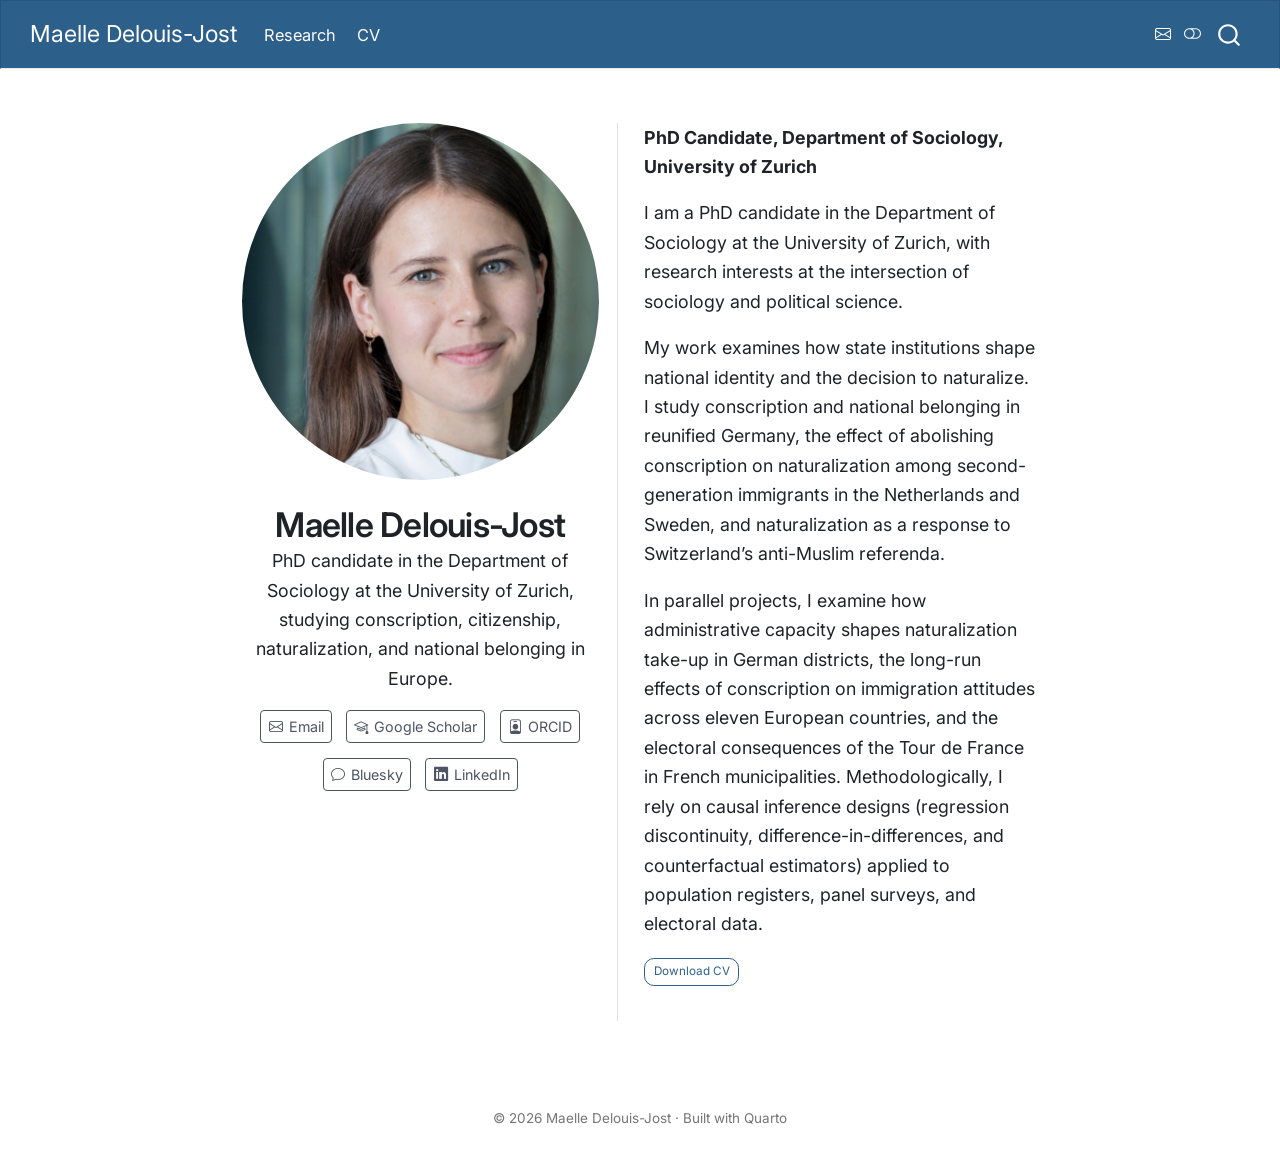
<file: index.html>
<!DOCTYPE html>
<html xmlns="http://www.w3.org/1999/xhtml" lang="en" xml:lang="en"><head>

<meta charset="utf-8">
<meta name="generator" content="quarto-1.7.29">

<meta name="viewport" content="width=device-width, initial-scale=1.0, user-scalable=yes">

<meta name="description" content="PhD candidate in the Department of Sociology at the University of Zurich, studying conscription, citizenship, naturalization, and national belonging in Europe.">

<title>Maelle Delouis-Jost</title>
<style>
code{white-space: pre-wrap;}
span.smallcaps{font-variant: small-caps;}
div.columns{display: flex; gap: min(4vw, 1.5em);}
div.column{flex: auto; overflow-x: auto;}
div.hanging-indent{margin-left: 1.5em; text-indent: -1.5em;}
ul.task-list{list-style: none;}
ul.task-list li input[type="checkbox"] {
  width: 0.8em;
  margin: 0 0.8em 0.2em -1em; /* quarto-specific, see https://github.com/quarto-dev/quarto-cli/issues/4556 */ 
  vertical-align: middle;
}
</style>


<script src="site_libs/quarto-nav/quarto-nav.js"></script>
<script src="site_libs/quarto-nav/headroom.min.js"></script>
<script src="site_libs/clipboard/clipboard.min.js"></script>
<script src="site_libs/quarto-search/autocomplete.umd.js"></script>
<script src="site_libs/quarto-search/fuse.min.js"></script>
<script src="site_libs/quarto-search/quarto-search.js"></script>
<meta name="quarto:offset" content="./">
<script src="site_libs/quarto-html/quarto.js" type="module"></script>
<script src="site_libs/quarto-html/tabsets/tabsets.js" type="module"></script>
<script src="site_libs/quarto-html/popper.min.js"></script>
<script src="site_libs/quarto-html/tippy.umd.min.js"></script>
<link href="site_libs/quarto-html/tippy.css" rel="stylesheet">
<link href="site_libs/quarto-html/quarto-syntax-highlighting-0815c480559380816a4d1ea211a47e91.css" rel="stylesheet" class="quarto-color-scheme" id="quarto-text-highlighting-styles">
<link href="site_libs/quarto-html/quarto-syntax-highlighting-dark-748b535e376f14d4692bf2b2e5fd6380.css" rel="stylesheet" class="quarto-color-scheme quarto-color-alternate" id="quarto-text-highlighting-styles">
<link href="site_libs/quarto-html/quarto-syntax-highlighting-0815c480559380816a4d1ea211a47e91.css" rel="stylesheet" class="quarto-color-scheme-extra" id="quarto-text-highlighting-styles">
<script src="site_libs/bootstrap/bootstrap.min.js"></script>
<link href="site_libs/bootstrap/bootstrap-icons.css" rel="stylesheet">
<link href="site_libs/bootstrap/bootstrap-782523a22a8207698f64928c56e462f1.min.css" rel="stylesheet" append-hash="true" class="quarto-color-scheme" id="quarto-bootstrap" data-mode="light">
<link href="site_libs/bootstrap/bootstrap-dark-2263ae8eb3a713a1e764fd620c9af79e.min.css" rel="stylesheet" append-hash="true" class="quarto-color-scheme quarto-color-alternate" id="quarto-bootstrap" data-mode="dark">
<link href="site_libs/bootstrap/bootstrap-782523a22a8207698f64928c56e462f1.min.css" rel="stylesheet" append-hash="true" class="quarto-color-scheme-extra" id="quarto-bootstrap" data-mode="light">
<script id="quarto-search-options" type="application/json">{
  "location": "navbar",
  "copy-button": false,
  "collapse-after": 3,
  "panel-placement": "end",
  "type": "overlay",
  "limit": 50,
  "keyboard-shortcut": [
    "f",
    "/",
    "s"
  ],
  "show-item-context": false,
  "language": {
    "search-no-results-text": "No results",
    "search-matching-documents-text": "matching documents",
    "search-copy-link-title": "Copy link to search",
    "search-hide-matches-text": "Hide additional matches",
    "search-more-match-text": "more match in this document",
    "search-more-matches-text": "more matches in this document",
    "search-clear-button-title": "Clear",
    "search-text-placeholder": "",
    "search-detached-cancel-button-title": "Cancel",
    "search-submit-button-title": "Submit",
    "search-label": "Search"
  }
}</script>
<meta name="google-site-verification" content="mUAY8N0jeoHimkcrHNDBmdywEVsNbQQbl17n-jZx2ZY">


<meta property="og:title" content="Maelle Delouis-Jost">
<meta property="og:description" content="PhD candidate in the Department of Sociology at the University of Zurich, studying conscription, citizenship, naturalization, and national belonging in Europe.">
<meta property="og:site_name" content="Maelle Delouis-Jost">
<meta name="twitter:title" content="Maelle Delouis-Jost">
<meta name="twitter:description" content="PhD candidate in the Department of Sociology at the University of Zurich, studying conscription, citizenship, naturalization, and national belonging in Europe.">
<meta name="twitter:card" content="summary">
</head>

<body class="nav-fixed fullcontent quarto-light"><script id="quarto-html-before-body" type="application/javascript">
    const toggleBodyColorMode = (bsSheetEl) => {
      const mode = bsSheetEl.getAttribute("data-mode");
      const bodyEl = window.document.querySelector("body");
      if (mode === "dark") {
        bodyEl.classList.add("quarto-dark");
        bodyEl.classList.remove("quarto-light");
      } else {
        bodyEl.classList.add("quarto-light");
        bodyEl.classList.remove("quarto-dark");
      }
    }
    const toggleBodyColorPrimary = () => {
      const bsSheetEl = window.document.querySelector("link#quarto-bootstrap:not([rel=disabled-stylesheet])");
      if (bsSheetEl) {
        toggleBodyColorMode(bsSheetEl);
      }
    }
    const setColorSchemeToggle = (alternate) => {
      const toggles = window.document.querySelectorAll('.quarto-color-scheme-toggle');
      for (let i=0; i < toggles.length; i++) {
        const toggle = toggles[i];
        if (toggle) {
          if (alternate) {
            toggle.classList.add("alternate");
          } else {
            toggle.classList.remove("alternate");
          }
        }
      }
    };
    const toggleColorMode = (alternate) => {
      // Switch the stylesheets
      const primaryStylesheets = window.document.querySelectorAll('link.quarto-color-scheme:not(.quarto-color-alternate)');
      const alternateStylesheets = window.document.querySelectorAll('link.quarto-color-scheme.quarto-color-alternate');
      manageTransitions('#quarto-margin-sidebar .nav-link', false);
      if (alternate) {
        // note: dark is layered on light, we don't disable primary!
        enableStylesheet(alternateStylesheets);
        for (const sheetNode of alternateStylesheets) {
          if (sheetNode.id === "quarto-bootstrap") {
            toggleBodyColorMode(sheetNode);
          }
        }
      } else {
        disableStylesheet(alternateStylesheets);
        enableStylesheet(primaryStylesheets)
        toggleBodyColorPrimary();
      }
      manageTransitions('#quarto-margin-sidebar .nav-link', true);
      // Switch the toggles
      setColorSchemeToggle(alternate)
      // Hack to workaround the fact that safari doesn't
      // properly recolor the scrollbar when toggling (#1455)
      if (navigator.userAgent.indexOf('Safari') > 0 && navigator.userAgent.indexOf('Chrome') == -1) {
        manageTransitions("body", false);
        window.scrollTo(0, 1);
        setTimeout(() => {
          window.scrollTo(0, 0);
          manageTransitions("body", true);
        }, 40);
      }
    }
    const disableStylesheet = (stylesheets) => {
      for (let i=0; i < stylesheets.length; i++) {
        const stylesheet = stylesheets[i];
        stylesheet.rel = 'disabled-stylesheet';
      }
    }
    const enableStylesheet = (stylesheets) => {
      for (let i=0; i < stylesheets.length; i++) {
        const stylesheet = stylesheets[i];
        if(stylesheet.rel !== 'stylesheet') { // for Chrome, which will still FOUC without this check
          stylesheet.rel = 'stylesheet';
        }
      }
    }
    const manageTransitions = (selector, allowTransitions) => {
      const els = window.document.querySelectorAll(selector);
      for (let i=0; i < els.length; i++) {
        const el = els[i];
        if (allowTransitions) {
          el.classList.remove('notransition');
        } else {
          el.classList.add('notransition');
        }
      }
    }
    const isFileUrl = () => {
      return window.location.protocol === 'file:';
    }
    const hasAlternateSentinel = () => {
      let styleSentinel = getColorSchemeSentinel();
      if (styleSentinel !== null) {
        return styleSentinel === "alternate";
      } else {
        return false;
      }
    }
    const setStyleSentinel = (alternate) => {
      const value = alternate ? "alternate" : "default";
      if (!isFileUrl()) {
        window.localStorage.setItem("quarto-color-scheme", value);
      } else {
        localAlternateSentinel = value;
      }
    }
    const getColorSchemeSentinel = () => {
      if (!isFileUrl()) {
        const storageValue = window.localStorage.getItem("quarto-color-scheme");
        return storageValue != null ? storageValue : localAlternateSentinel;
      } else {
        return localAlternateSentinel;
      }
    }
    const toggleGiscusIfUsed = (isAlternate, darkModeDefault) => {
      const baseTheme = document.querySelector('#giscus-base-theme')?.value ?? 'light';
      const alternateTheme = document.querySelector('#giscus-alt-theme')?.value ?? 'dark';
      let newTheme = '';
      if(authorPrefersDark) {
        newTheme = isAlternate ? baseTheme : alternateTheme;
      } else {
        newTheme = isAlternate ? alternateTheme : baseTheme;
      }
      const changeGiscusTheme = () => {
        // From: https://github.com/giscus/giscus/issues/336
        const sendMessage = (message) => {
          const iframe = document.querySelector('iframe.giscus-frame');
          if (!iframe) return;
          iframe.contentWindow.postMessage({ giscus: message }, 'https://giscus.app');
        }
        sendMessage({
          setConfig: {
            theme: newTheme
          }
        });
      }
      const isGiscussLoaded = window.document.querySelector('iframe.giscus-frame') !== null;
      if (isGiscussLoaded) {
        changeGiscusTheme();
      }
    };
    const authorPrefersDark = false;
    const darkModeDefault = authorPrefersDark;
      document.querySelector('link#quarto-text-highlighting-styles.quarto-color-scheme-extra').rel = 'disabled-stylesheet';
      document.querySelector('link#quarto-bootstrap.quarto-color-scheme-extra').rel = 'disabled-stylesheet';
    let localAlternateSentinel = darkModeDefault ? 'alternate' : 'default';
    // Dark / light mode switch
    window.quartoToggleColorScheme = () => {
      // Read the current dark / light value
      let toAlternate = !hasAlternateSentinel();
      toggleColorMode(toAlternate);
      setStyleSentinel(toAlternate);
      toggleGiscusIfUsed(toAlternate, darkModeDefault);
    };
    // Switch to dark mode if need be
    if (hasAlternateSentinel()) {
      toggleColorMode(true);
    } else {
      toggleColorMode(false);
    }
  </script>

<div id="quarto-search-results"></div>
  <header id="quarto-header" class="headroom fixed-top">
    <nav class="navbar navbar-expand-lg " data-bs-theme="dark">
      <div class="navbar-container container-fluid">
      <div class="navbar-brand-container mx-auto">
    <a class="navbar-brand" href="./index.html">
    <span class="navbar-title">Maelle Delouis-Jost</span>
    </a>
  </div>
            <div id="quarto-search" class="" title="Search"></div>
          <button class="navbar-toggler" type="button" data-bs-toggle="collapse" data-bs-target="#navbarCollapse" aria-controls="navbarCollapse" role="menu" aria-expanded="false" aria-label="Toggle navigation" onclick="if (window.quartoToggleHeadroom) { window.quartoToggleHeadroom(); }">
  <span class="navbar-toggler-icon"></span>
</button>
          <div class="collapse navbar-collapse" id="navbarCollapse">
            <ul class="navbar-nav navbar-nav-scroll me-auto">
  <li class="nav-item">
    <a class="nav-link" href="./research.html"> 
<span class="menu-text">Research</span></a>
  </li>  
  <li class="nav-item">
    <a class="nav-link" href="./cv.html"> 
<span class="menu-text">CV</span></a>
  </li>  
</ul>
          </div> <!-- /navcollapse -->
            <div class="quarto-navbar-tools">
    <a href="mailto:delouis-jost@soziologie.uzh.ch" title="Email" class="quarto-navigation-tool px-1" aria-label="Email"><i class="bi bi-envelope"></i></a>
  <a href="" class="quarto-color-scheme-toggle quarto-navigation-tool  px-1" onclick="window.quartoToggleColorScheme(); return false;" title="Toggle dark mode"><i class="bi"></i></a>
</div>
      </div> <!-- /container-fluid -->
    </nav>
</header>
<!-- content -->
<div id="quarto-content" class="quarto-container page-columns page-rows-contents page-layout-article page-navbar">
<!-- sidebar -->
<!-- margin-sidebar -->
    
<!-- main -->
<div class="quarto-about-trestles">
  <div class="about-entity">
    <img src="assets/profile.png" class="about-image
  round " style="height: 20em; width: 20em;">
<header id="title-block-header" class="quarto-title-block default">
<div class="quarto-title">
<h1 class="title">Maelle Delouis-Jost</h1>
</div>
<div>
  <div class="description">
    PhD candidate in the Department of Sociology at the University of Zurich, studying conscription, citizenship, naturalization, and national belonging in Europe.
  </div>
</div>
<div class="quarto-title-meta">
  </div>
</header>
    <div class="about-links">
  <a href="mailto:delouis-jost@soziologie.uzh.ch" class="about-link" rel="" target="">
    <i class="bi bi-envelope"></i>
     <span class="about-link-text">Email</span>
  </a>
  <a href="https://scholar.google.com/citations?hl=en&amp;user=arPECroAAAAJ&amp;view_op=list_works&amp;sortby=pubdate" class="about-link" rel="" target="">
    <i class="bi bi-mortarboard"></i>
     <span class="about-link-text">Google Scholar</span>
  </a>
  <a href="https://orcid.org/0009-0009-9388-176X" class="about-link" rel="" target="">
    <i class="bi bi-person-badge"></i>
     <span class="about-link-text">ORCID</span>
  </a>
  <a href="https://bsky.app/profile/maelledelouis.bsky.social" class="about-link" rel="" target="">
    <i class="bi bi-chat"></i>
     <span class="about-link-text">Bluesky</span>
  </a>
  <a href="https://it.linkedin.com/in/maëlle-delouis-jost-9a4271197" class="about-link" rel="" target="">
    <i class="bi bi-linkedin"></i>
     <span class="about-link-text">LinkedIn</span>
  </a>
</div>
  </div>
  <div class="about-contents"><main class="content" id="quarto-document-content">

<p><strong>PhD Candidate, Department of Sociology, University of Zurich</strong></p>
<p>I am a PhD candidate in the Department of Sociology at the University of Zurich, with research interests at the intersection of sociology and political science.</p>
<p>My work examines how state institutions shape national identity and the decision to naturalize. I study conscription and national belonging in reunified Germany, the effect of abolishing conscription on naturalization among second-generation immigrants in the Netherlands and Sweden, and naturalization as a response to Switzerland’s anti-Muslim referenda.</p>
<p>In parallel projects, I examine how administrative capacity shapes naturalization take-up in German districts, the long-run effects of conscription on immigration attitudes across eleven European countries, and the electoral consequences of the Tour de France in French municipalities. Methodologically, I rely on causal inference designs (regression discontinuity, difference-in-differences, and counterfactual estimators) applied to population registers, panel surveys, and electoral data.</p>
<p><a href="assets/delouis-cv.pdf" class="btn btn-outline-primary btn-sm" role="button">Download CV</a></p>


</main></div>
</div>
 <!-- /main -->
<script id="quarto-html-after-body" type="application/javascript">
  window.document.addEventListener("DOMContentLoaded", function (event) {
    // Ensure there is a toggle, if there isn't float one in the top right
    if (window.document.querySelector('.quarto-color-scheme-toggle') === null) {
      const a = window.document.createElement('a');
      a.classList.add('top-right');
      a.classList.add('quarto-color-scheme-toggle');
      a.href = "";
      a.onclick = function() { try { window.quartoToggleColorScheme(); } catch {} return false; };
      const i = window.document.createElement("i");
      i.classList.add('bi');
      a.appendChild(i);
      window.document.body.appendChild(a);
    }
    setColorSchemeToggle(hasAlternateSentinel())
    const isCodeAnnotation = (el) => {
      for (const clz of el.classList) {
        if (clz.startsWith('code-annotation-')) {                     
          return true;
        }
      }
      return false;
    }
    const onCopySuccess = function(e) {
      // button target
      const button = e.trigger;
      // don't keep focus
      button.blur();
      // flash "checked"
      button.classList.add('code-copy-button-checked');
      var currentTitle = button.getAttribute("title");
      button.setAttribute("title", "Copied!");
      let tooltip;
      if (window.bootstrap) {
        button.setAttribute("data-bs-toggle", "tooltip");
        button.setAttribute("data-bs-placement", "left");
        button.setAttribute("data-bs-title", "Copied!");
        tooltip = new bootstrap.Tooltip(button, 
          { trigger: "manual", 
            customClass: "code-copy-button-tooltip",
            offset: [0, -8]});
        tooltip.show();    
      }
      setTimeout(function() {
        if (tooltip) {
          tooltip.hide();
          button.removeAttribute("data-bs-title");
          button.removeAttribute("data-bs-toggle");
          button.removeAttribute("data-bs-placement");
        }
        button.setAttribute("title", currentTitle);
        button.classList.remove('code-copy-button-checked');
      }, 1000);
      // clear code selection
      e.clearSelection();
    }
    const getTextToCopy = function(trigger) {
        const codeEl = trigger.previousElementSibling.cloneNode(true);
        for (const childEl of codeEl.children) {
          if (isCodeAnnotation(childEl)) {
            childEl.remove();
          }
        }
        return codeEl.innerText;
    }
    const clipboard = new window.ClipboardJS('.code-copy-button:not([data-in-quarto-modal])', {
      text: getTextToCopy
    });
    clipboard.on('success', onCopySuccess);
    if (window.document.getElementById('quarto-embedded-source-code-modal')) {
      const clipboardModal = new window.ClipboardJS('.code-copy-button[data-in-quarto-modal]', {
        text: getTextToCopy,
        container: window.document.getElementById('quarto-embedded-source-code-modal')
      });
      clipboardModal.on('success', onCopySuccess);
    }
      var localhostRegex = new RegExp(/^(?:http|https):\/\/localhost\:?[0-9]*\//);
      var mailtoRegex = new RegExp(/^mailto:/);
        var filterRegex = new RegExp("https:\/\/mdelouis\.github\.io");
      var isInternal = (href) => {
          return filterRegex.test(href) || localhostRegex.test(href) || mailtoRegex.test(href);
      }
      // Inspect non-navigation links and adorn them if external
     var links = window.document.querySelectorAll('a[href]:not(.nav-link):not(.navbar-brand):not(.toc-action):not(.sidebar-link):not(.sidebar-item-toggle):not(.pagination-link):not(.no-external):not([aria-hidden]):not(.dropdown-item):not(.quarto-navigation-tool):not(.about-link)');
      for (var i=0; i<links.length; i++) {
        const link = links[i];
        if (!isInternal(link.href)) {
          // undo the damage that might have been done by quarto-nav.js in the case of
          // links that we want to consider external
          if (link.dataset.originalHref !== undefined) {
            link.href = link.dataset.originalHref;
          }
        }
      }
    function tippyHover(el, contentFn, onTriggerFn, onUntriggerFn) {
      const config = {
        allowHTML: true,
        maxWidth: 500,
        delay: 100,
        arrow: false,
        appendTo: function(el) {
            return el.parentElement;
        },
        interactive: true,
        interactiveBorder: 10,
        theme: 'quarto',
        placement: 'bottom-start',
      };
      if (contentFn) {
        config.content = contentFn;
      }
      if (onTriggerFn) {
        config.onTrigger = onTriggerFn;
      }
      if (onUntriggerFn) {
        config.onUntrigger = onUntriggerFn;
      }
      window.tippy(el, config); 
    }
    const noterefs = window.document.querySelectorAll('a[role="doc-noteref"]');
    for (var i=0; i<noterefs.length; i++) {
      const ref = noterefs[i];
      tippyHover(ref, function() {
        // use id or data attribute instead here
        let href = ref.getAttribute('data-footnote-href') || ref.getAttribute('href');
        try { href = new URL(href).hash; } catch {}
        const id = href.replace(/^#\/?/, "");
        const note = window.document.getElementById(id);
        if (note) {
          return note.innerHTML;
        } else {
          return "";
        }
      });
    }
    const xrefs = window.document.querySelectorAll('a.quarto-xref');
    const processXRef = (id, note) => {
      // Strip column container classes
      const stripColumnClz = (el) => {
        el.classList.remove("page-full", "page-columns");
        if (el.children) {
          for (const child of el.children) {
            stripColumnClz(child);
          }
        }
      }
      stripColumnClz(note)
      if (id === null || id.startsWith('sec-')) {
        // Special case sections, only their first couple elements
        const container = document.createElement("div");
        if (note.children && note.children.length > 2) {
          container.appendChild(note.children[0].cloneNode(true));
          for (let i = 1; i < note.children.length; i++) {
            const child = note.children[i];
            if (child.tagName === "P" && child.innerText === "") {
              continue;
            } else {
              container.appendChild(child.cloneNode(true));
              break;
            }
          }
          if (window.Quarto?.typesetMath) {
            window.Quarto.typesetMath(container);
          }
          return container.innerHTML
        } else {
          if (window.Quarto?.typesetMath) {
            window.Quarto.typesetMath(note);
          }
          return note.innerHTML;
        }
      } else {
        // Remove any anchor links if they are present
        const anchorLink = note.querySelector('a.anchorjs-link');
        if (anchorLink) {
          anchorLink.remove();
        }
        if (window.Quarto?.typesetMath) {
          window.Quarto.typesetMath(note);
        }
        if (note.classList.contains("callout")) {
          return note.outerHTML;
        } else {
          return note.innerHTML;
        }
      }
    }
    for (var i=0; i<xrefs.length; i++) {
      const xref = xrefs[i];
      tippyHover(xref, undefined, function(instance) {
        instance.disable();
        let url = xref.getAttribute('href');
        let hash = undefined; 
        if (url.startsWith('#')) {
          hash = url;
        } else {
          try { hash = new URL(url).hash; } catch {}
        }
        if (hash) {
          const id = hash.replace(/^#\/?/, "");
          const note = window.document.getElementById(id);
          if (note !== null) {
            try {
              const html = processXRef(id, note.cloneNode(true));
              instance.setContent(html);
            } finally {
              instance.enable();
              instance.show();
            }
          } else {
            // See if we can fetch this
            fetch(url.split('#')[0])
            .then(res => res.text())
            .then(html => {
              const parser = new DOMParser();
              const htmlDoc = parser.parseFromString(html, "text/html");
              const note = htmlDoc.getElementById(id);
              if (note !== null) {
                const html = processXRef(id, note);
                instance.setContent(html);
              } 
            }).finally(() => {
              instance.enable();
              instance.show();
            });
          }
        } else {
          // See if we can fetch a full url (with no hash to target)
          // This is a special case and we should probably do some content thinning / targeting
          fetch(url)
          .then(res => res.text())
          .then(html => {
            const parser = new DOMParser();
            const htmlDoc = parser.parseFromString(html, "text/html");
            const note = htmlDoc.querySelector('main.content');
            if (note !== null) {
              // This should only happen for chapter cross references
              // (since there is no id in the URL)
              // remove the first header
              if (note.children.length > 0 && note.children[0].tagName === "HEADER") {
                note.children[0].remove();
              }
              const html = processXRef(null, note);
              instance.setContent(html);
            } 
          }).finally(() => {
            instance.enable();
            instance.show();
          });
        }
      }, function(instance) {
      });
    }
        let selectedAnnoteEl;
        const selectorForAnnotation = ( cell, annotation) => {
          let cellAttr = 'data-code-cell="' + cell + '"';
          let lineAttr = 'data-code-annotation="' +  annotation + '"';
          const selector = 'span[' + cellAttr + '][' + lineAttr + ']';
          return selector;
        }
        const selectCodeLines = (annoteEl) => {
          const doc = window.document;
          const targetCell = annoteEl.getAttribute("data-target-cell");
          const targetAnnotation = annoteEl.getAttribute("data-target-annotation");
          const annoteSpan = window.document.querySelector(selectorForAnnotation(targetCell, targetAnnotation));
          const lines = annoteSpan.getAttribute("data-code-lines").split(",");
          const lineIds = lines.map((line) => {
            return targetCell + "-" + line;
          })
          let top = null;
          let height = null;
          let parent = null;
          if (lineIds.length > 0) {
              //compute the position of the single el (top and bottom and make a div)
              const el = window.document.getElementById(lineIds[0]);
              top = el.offsetTop;
              height = el.offsetHeight;
              parent = el.parentElement.parentElement;
            if (lineIds.length > 1) {
              const lastEl = window.document.getElementById(lineIds[lineIds.length - 1]);
              const bottom = lastEl.offsetTop + lastEl.offsetHeight;
              height = bottom - top;
            }
            if (top !== null && height !== null && parent !== null) {
              // cook up a div (if necessary) and position it 
              let div = window.document.getElementById("code-annotation-line-highlight");
              if (div === null) {
                div = window.document.createElement("div");
                div.setAttribute("id", "code-annotation-line-highlight");
                div.style.position = 'absolute';
                parent.appendChild(div);
              }
              div.style.top = top - 2 + "px";
              div.style.height = height + 4 + "px";
              div.style.left = 0;
              let gutterDiv = window.document.getElementById("code-annotation-line-highlight-gutter");
              if (gutterDiv === null) {
                gutterDiv = window.document.createElement("div");
                gutterDiv.setAttribute("id", "code-annotation-line-highlight-gutter");
                gutterDiv.style.position = 'absolute';
                const codeCell = window.document.getElementById(targetCell);
                const gutter = codeCell.querySelector('.code-annotation-gutter');
                gutter.appendChild(gutterDiv);
              }
              gutterDiv.style.top = top - 2 + "px";
              gutterDiv.style.height = height + 4 + "px";
            }
            selectedAnnoteEl = annoteEl;
          }
        };
        const unselectCodeLines = () => {
          const elementsIds = ["code-annotation-line-highlight", "code-annotation-line-highlight-gutter"];
          elementsIds.forEach((elId) => {
            const div = window.document.getElementById(elId);
            if (div) {
              div.remove();
            }
          });
          selectedAnnoteEl = undefined;
        };
          // Handle positioning of the toggle
      window.addEventListener(
        "resize",
        throttle(() => {
          elRect = undefined;
          if (selectedAnnoteEl) {
            selectCodeLines(selectedAnnoteEl);
          }
        }, 10)
      );
      function throttle(fn, ms) {
      let throttle = false;
      let timer;
        return (...args) => {
          if(!throttle) { // first call gets through
              fn.apply(this, args);
              throttle = true;
          } else { // all the others get throttled
              if(timer) clearTimeout(timer); // cancel #2
              timer = setTimeout(() => {
                fn.apply(this, args);
                timer = throttle = false;
              }, ms);
          }
        };
      }
        // Attach click handler to the DT
        const annoteDls = window.document.querySelectorAll('dt[data-target-cell]');
        for (const annoteDlNode of annoteDls) {
          annoteDlNode.addEventListener('click', (event) => {
            const clickedEl = event.target;
            if (clickedEl !== selectedAnnoteEl) {
              unselectCodeLines();
              const activeEl = window.document.querySelector('dt[data-target-cell].code-annotation-active');
              if (activeEl) {
                activeEl.classList.remove('code-annotation-active');
              }
              selectCodeLines(clickedEl);
              clickedEl.classList.add('code-annotation-active');
            } else {
              // Unselect the line
              unselectCodeLines();
              clickedEl.classList.remove('code-annotation-active');
            }
          });
        }
    const findCites = (el) => {
      const parentEl = el.parentElement;
      if (parentEl) {
        const cites = parentEl.dataset.cites;
        if (cites) {
          return {
            el,
            cites: cites.split(' ')
          };
        } else {
          return findCites(el.parentElement)
        }
      } else {
        return undefined;
      }
    };
    var bibliorefs = window.document.querySelectorAll('a[role="doc-biblioref"]');
    for (var i=0; i<bibliorefs.length; i++) {
      const ref = bibliorefs[i];
      const citeInfo = findCites(ref);
      if (citeInfo) {
        tippyHover(citeInfo.el, function() {
          var popup = window.document.createElement('div');
          citeInfo.cites.forEach(function(cite) {
            var citeDiv = window.document.createElement('div');
            citeDiv.classList.add('hanging-indent');
            citeDiv.classList.add('csl-entry');
            var biblioDiv = window.document.getElementById('ref-' + cite);
            if (biblioDiv) {
              citeDiv.innerHTML = biblioDiv.innerHTML;
            }
            popup.appendChild(citeDiv);
          });
          return popup.innerHTML;
        });
      }
    }
  });
  </script>
</div> <!-- /content -->
<footer class="footer">
  <div class="nav-footer">
    <div class="nav-footer-left">
      &nbsp;
    </div>   
    <div class="nav-footer-center">
<p>© 2026 Maelle Delouis-Jost · Built with <a href="https://quarto.org">Quarto</a></p>
</div>
    <div class="nav-footer-right">
      &nbsp;
    </div>
  </div>
</footer>




</body></html>
</file>
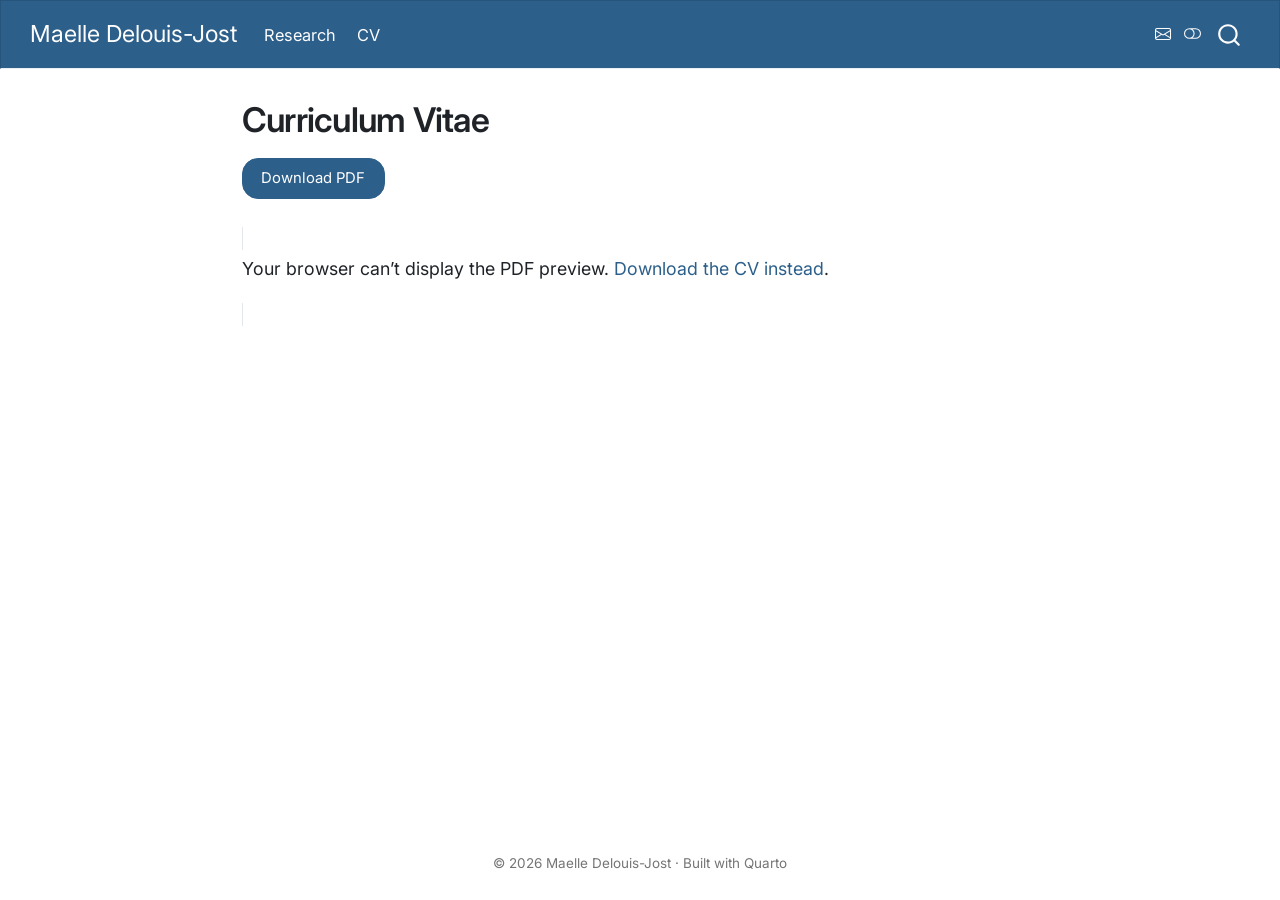
<file: cv.html>
<!DOCTYPE html>
<html xmlns="http://www.w3.org/1999/xhtml" lang="en" xml:lang="en"><head>

<meta charset="utf-8">
<meta name="generator" content="quarto-1.7.29">

<meta name="viewport" content="width=device-width, initial-scale=1.0, user-scalable=yes">


<title>Curriculum Vitae – Maelle Delouis-Jost</title>
<style>
code{white-space: pre-wrap;}
span.smallcaps{font-variant: small-caps;}
div.columns{display: flex; gap: min(4vw, 1.5em);}
div.column{flex: auto; overflow-x: auto;}
div.hanging-indent{margin-left: 1.5em; text-indent: -1.5em;}
ul.task-list{list-style: none;}
ul.task-list li input[type="checkbox"] {
  width: 0.8em;
  margin: 0 0.8em 0.2em -1em; /* quarto-specific, see https://github.com/quarto-dev/quarto-cli/issues/4556 */ 
  vertical-align: middle;
}
</style>


<script src="site_libs/quarto-nav/quarto-nav.js"></script>
<script src="site_libs/quarto-nav/headroom.min.js"></script>
<script src="site_libs/clipboard/clipboard.min.js"></script>
<script src="site_libs/quarto-search/autocomplete.umd.js"></script>
<script src="site_libs/quarto-search/fuse.min.js"></script>
<script src="site_libs/quarto-search/quarto-search.js"></script>
<meta name="quarto:offset" content="./">
<script src="site_libs/quarto-html/quarto.js" type="module"></script>
<script src="site_libs/quarto-html/tabsets/tabsets.js" type="module"></script>
<script src="site_libs/quarto-html/popper.min.js"></script>
<script src="site_libs/quarto-html/tippy.umd.min.js"></script>
<script src="site_libs/quarto-html/anchor.min.js"></script>
<link href="site_libs/quarto-html/tippy.css" rel="stylesheet">
<link href="site_libs/quarto-html/quarto-syntax-highlighting-0815c480559380816a4d1ea211a47e91.css" rel="stylesheet" class="quarto-color-scheme" id="quarto-text-highlighting-styles">
<link href="site_libs/quarto-html/quarto-syntax-highlighting-dark-748b535e376f14d4692bf2b2e5fd6380.css" rel="stylesheet" class="quarto-color-scheme quarto-color-alternate" id="quarto-text-highlighting-styles">
<link href="site_libs/quarto-html/quarto-syntax-highlighting-0815c480559380816a4d1ea211a47e91.css" rel="stylesheet" class="quarto-color-scheme-extra" id="quarto-text-highlighting-styles">
<script src="site_libs/bootstrap/bootstrap.min.js"></script>
<link href="site_libs/bootstrap/bootstrap-icons.css" rel="stylesheet">
<link href="site_libs/bootstrap/bootstrap-782523a22a8207698f64928c56e462f1.min.css" rel="stylesheet" append-hash="true" class="quarto-color-scheme" id="quarto-bootstrap" data-mode="light">
<link href="site_libs/bootstrap/bootstrap-dark-2263ae8eb3a713a1e764fd620c9af79e.min.css" rel="stylesheet" append-hash="true" class="quarto-color-scheme quarto-color-alternate" id="quarto-bootstrap" data-mode="dark">
<link href="site_libs/bootstrap/bootstrap-782523a22a8207698f64928c56e462f1.min.css" rel="stylesheet" append-hash="true" class="quarto-color-scheme-extra" id="quarto-bootstrap" data-mode="light">
<script id="quarto-search-options" type="application/json">{
  "location": "navbar",
  "copy-button": false,
  "collapse-after": 3,
  "panel-placement": "end",
  "type": "overlay",
  "limit": 50,
  "keyboard-shortcut": [
    "f",
    "/",
    "s"
  ],
  "show-item-context": false,
  "language": {
    "search-no-results-text": "No results",
    "search-matching-documents-text": "matching documents",
    "search-copy-link-title": "Copy link to search",
    "search-hide-matches-text": "Hide additional matches",
    "search-more-match-text": "more match in this document",
    "search-more-matches-text": "more matches in this document",
    "search-clear-button-title": "Clear",
    "search-text-placeholder": "",
    "search-detached-cancel-button-title": "Cancel",
    "search-submit-button-title": "Submit",
    "search-label": "Search"
  }
}</script>
<meta name="google-site-verification" content="mUAY8N0jeoHimkcrHNDBmdywEVsNbQQbl17n-jZx2ZY">


<meta property="og:title" content="Curriculum Vitae – Maelle Delouis-Jost">
<meta property="og:description" content="Maelle Delouis-Jost is a PhD candidate in the Department of Sociology at the University of Zurich, studying conscription, citizenship, naturalization, and national belonging in Europe.">
<meta property="og:site_name" content="Maelle Delouis-Jost">
<meta name="twitter:title" content="Curriculum Vitae – Maelle Delouis-Jost">
<meta name="twitter:description" content="Maelle Delouis-Jost is a PhD candidate in the Department of Sociology at the University of Zurich, studying conscription, citizenship, naturalization, and national belonging in Europe.">
<meta name="twitter:card" content="summary">
</head>

<body class="nav-fixed fullcontent quarto-light"><script id="quarto-html-before-body" type="application/javascript">
    const toggleBodyColorMode = (bsSheetEl) => {
      const mode = bsSheetEl.getAttribute("data-mode");
      const bodyEl = window.document.querySelector("body");
      if (mode === "dark") {
        bodyEl.classList.add("quarto-dark");
        bodyEl.classList.remove("quarto-light");
      } else {
        bodyEl.classList.add("quarto-light");
        bodyEl.classList.remove("quarto-dark");
      }
    }
    const toggleBodyColorPrimary = () => {
      const bsSheetEl = window.document.querySelector("link#quarto-bootstrap:not([rel=disabled-stylesheet])");
      if (bsSheetEl) {
        toggleBodyColorMode(bsSheetEl);
      }
    }
    const setColorSchemeToggle = (alternate) => {
      const toggles = window.document.querySelectorAll('.quarto-color-scheme-toggle');
      for (let i=0; i < toggles.length; i++) {
        const toggle = toggles[i];
        if (toggle) {
          if (alternate) {
            toggle.classList.add("alternate");
          } else {
            toggle.classList.remove("alternate");
          }
        }
      }
    };
    const toggleColorMode = (alternate) => {
      // Switch the stylesheets
      const primaryStylesheets = window.document.querySelectorAll('link.quarto-color-scheme:not(.quarto-color-alternate)');
      const alternateStylesheets = window.document.querySelectorAll('link.quarto-color-scheme.quarto-color-alternate');
      manageTransitions('#quarto-margin-sidebar .nav-link', false);
      if (alternate) {
        // note: dark is layered on light, we don't disable primary!
        enableStylesheet(alternateStylesheets);
        for (const sheetNode of alternateStylesheets) {
          if (sheetNode.id === "quarto-bootstrap") {
            toggleBodyColorMode(sheetNode);
          }
        }
      } else {
        disableStylesheet(alternateStylesheets);
        enableStylesheet(primaryStylesheets)
        toggleBodyColorPrimary();
      }
      manageTransitions('#quarto-margin-sidebar .nav-link', true);
      // Switch the toggles
      setColorSchemeToggle(alternate)
      // Hack to workaround the fact that safari doesn't
      // properly recolor the scrollbar when toggling (#1455)
      if (navigator.userAgent.indexOf('Safari') > 0 && navigator.userAgent.indexOf('Chrome') == -1) {
        manageTransitions("body", false);
        window.scrollTo(0, 1);
        setTimeout(() => {
          window.scrollTo(0, 0);
          manageTransitions("body", true);
        }, 40);
      }
    }
    const disableStylesheet = (stylesheets) => {
      for (let i=0; i < stylesheets.length; i++) {
        const stylesheet = stylesheets[i];
        stylesheet.rel = 'disabled-stylesheet';
      }
    }
    const enableStylesheet = (stylesheets) => {
      for (let i=0; i < stylesheets.length; i++) {
        const stylesheet = stylesheets[i];
        if(stylesheet.rel !== 'stylesheet') { // for Chrome, which will still FOUC without this check
          stylesheet.rel = 'stylesheet';
        }
      }
    }
    const manageTransitions = (selector, allowTransitions) => {
      const els = window.document.querySelectorAll(selector);
      for (let i=0; i < els.length; i++) {
        const el = els[i];
        if (allowTransitions) {
          el.classList.remove('notransition');
        } else {
          el.classList.add('notransition');
        }
      }
    }
    const isFileUrl = () => {
      return window.location.protocol === 'file:';
    }
    const hasAlternateSentinel = () => {
      let styleSentinel = getColorSchemeSentinel();
      if (styleSentinel !== null) {
        return styleSentinel === "alternate";
      } else {
        return false;
      }
    }
    const setStyleSentinel = (alternate) => {
      const value = alternate ? "alternate" : "default";
      if (!isFileUrl()) {
        window.localStorage.setItem("quarto-color-scheme", value);
      } else {
        localAlternateSentinel = value;
      }
    }
    const getColorSchemeSentinel = () => {
      if (!isFileUrl()) {
        const storageValue = window.localStorage.getItem("quarto-color-scheme");
        return storageValue != null ? storageValue : localAlternateSentinel;
      } else {
        return localAlternateSentinel;
      }
    }
    const toggleGiscusIfUsed = (isAlternate, darkModeDefault) => {
      const baseTheme = document.querySelector('#giscus-base-theme')?.value ?? 'light';
      const alternateTheme = document.querySelector('#giscus-alt-theme')?.value ?? 'dark';
      let newTheme = '';
      if(authorPrefersDark) {
        newTheme = isAlternate ? baseTheme : alternateTheme;
      } else {
        newTheme = isAlternate ? alternateTheme : baseTheme;
      }
      const changeGiscusTheme = () => {
        // From: https://github.com/giscus/giscus/issues/336
        const sendMessage = (message) => {
          const iframe = document.querySelector('iframe.giscus-frame');
          if (!iframe) return;
          iframe.contentWindow.postMessage({ giscus: message }, 'https://giscus.app');
        }
        sendMessage({
          setConfig: {
            theme: newTheme
          }
        });
      }
      const isGiscussLoaded = window.document.querySelector('iframe.giscus-frame') !== null;
      if (isGiscussLoaded) {
        changeGiscusTheme();
      }
    };
    const authorPrefersDark = false;
    const darkModeDefault = authorPrefersDark;
      document.querySelector('link#quarto-text-highlighting-styles.quarto-color-scheme-extra').rel = 'disabled-stylesheet';
      document.querySelector('link#quarto-bootstrap.quarto-color-scheme-extra').rel = 'disabled-stylesheet';
    let localAlternateSentinel = darkModeDefault ? 'alternate' : 'default';
    // Dark / light mode switch
    window.quartoToggleColorScheme = () => {
      // Read the current dark / light value
      let toAlternate = !hasAlternateSentinel();
      toggleColorMode(toAlternate);
      setStyleSentinel(toAlternate);
      toggleGiscusIfUsed(toAlternate, darkModeDefault);
    };
    // Switch to dark mode if need be
    if (hasAlternateSentinel()) {
      toggleColorMode(true);
    } else {
      toggleColorMode(false);
    }
  </script>

<div id="quarto-search-results"></div>
  <header id="quarto-header" class="headroom fixed-top">
    <nav class="navbar navbar-expand-lg " data-bs-theme="dark">
      <div class="navbar-container container-fluid">
      <div class="navbar-brand-container mx-auto">
    <a class="navbar-brand" href="./index.html">
    <span class="navbar-title">Maelle Delouis-Jost</span>
    </a>
  </div>
            <div id="quarto-search" class="" title="Search"></div>
          <button class="navbar-toggler" type="button" data-bs-toggle="collapse" data-bs-target="#navbarCollapse" aria-controls="navbarCollapse" role="menu" aria-expanded="false" aria-label="Toggle navigation" onclick="if (window.quartoToggleHeadroom) { window.quartoToggleHeadroom(); }">
  <span class="navbar-toggler-icon"></span>
</button>
          <div class="collapse navbar-collapse" id="navbarCollapse">
            <ul class="navbar-nav navbar-nav-scroll me-auto">
  <li class="nav-item">
    <a class="nav-link" href="./research.html"> 
<span class="menu-text">Research</span></a>
  </li>  
  <li class="nav-item">
    <a class="nav-link active" href="./cv.html" aria-current="page"> 
<span class="menu-text">CV</span></a>
  </li>  
</ul>
          </div> <!-- /navcollapse -->
            <div class="quarto-navbar-tools">
    <a href="mailto:delouis-jost@soziologie.uzh.ch" title="Email" class="quarto-navigation-tool px-1" aria-label="Email"><i class="bi bi-envelope"></i></a>
  <a href="" class="quarto-color-scheme-toggle quarto-navigation-tool  px-1" onclick="window.quartoToggleColorScheme(); return false;" title="Toggle dark mode"><i class="bi"></i></a>
</div>
      </div> <!-- /container-fluid -->
    </nav>
</header>
<!-- content -->
<div id="quarto-content" class="quarto-container page-columns page-rows-contents page-layout-article page-navbar">
<!-- sidebar -->
<!-- margin-sidebar -->
    
<!-- main -->
<main class="content" id="quarto-document-content">


<header id="title-block-header" class="quarto-title-block default">
<div class="quarto-title">
<h1 class="title">Curriculum Vitae</h1>
</div>



<div class="quarto-title-meta">

    
  
    
  </div>
  


</header>


<p><a href="assets/delouis-cv.pdf" class="btn btn-primary" role="button">Download PDF</a></p>
<div class="cv-preview">
<object data="assets/delouis-cv.pdf" type="application/pdf" width="100%" height="1000">
<p>
Your browser can’t display the PDF preview. <a href="assets/delouis-cv.pdf">Download the CV instead</a>.
</p>
</object>
</div>



</main> <!-- /main -->
<script id="quarto-html-after-body" type="application/javascript">
  window.document.addEventListener("DOMContentLoaded", function (event) {
    // Ensure there is a toggle, if there isn't float one in the top right
    if (window.document.querySelector('.quarto-color-scheme-toggle') === null) {
      const a = window.document.createElement('a');
      a.classList.add('top-right');
      a.classList.add('quarto-color-scheme-toggle');
      a.href = "";
      a.onclick = function() { try { window.quartoToggleColorScheme(); } catch {} return false; };
      const i = window.document.createElement("i");
      i.classList.add('bi');
      a.appendChild(i);
      window.document.body.appendChild(a);
    }
    setColorSchemeToggle(hasAlternateSentinel())
    const icon = "";
    const anchorJS = new window.AnchorJS();
    anchorJS.options = {
      placement: 'right',
      icon: icon
    };
    anchorJS.add('.anchored');
    const isCodeAnnotation = (el) => {
      for (const clz of el.classList) {
        if (clz.startsWith('code-annotation-')) {                     
          return true;
        }
      }
      return false;
    }
    const onCopySuccess = function(e) {
      // button target
      const button = e.trigger;
      // don't keep focus
      button.blur();
      // flash "checked"
      button.classList.add('code-copy-button-checked');
      var currentTitle = button.getAttribute("title");
      button.setAttribute("title", "Copied!");
      let tooltip;
      if (window.bootstrap) {
        button.setAttribute("data-bs-toggle", "tooltip");
        button.setAttribute("data-bs-placement", "left");
        button.setAttribute("data-bs-title", "Copied!");
        tooltip = new bootstrap.Tooltip(button, 
          { trigger: "manual", 
            customClass: "code-copy-button-tooltip",
            offset: [0, -8]});
        tooltip.show();    
      }
      setTimeout(function() {
        if (tooltip) {
          tooltip.hide();
          button.removeAttribute("data-bs-title");
          button.removeAttribute("data-bs-toggle");
          button.removeAttribute("data-bs-placement");
        }
        button.setAttribute("title", currentTitle);
        button.classList.remove('code-copy-button-checked');
      }, 1000);
      // clear code selection
      e.clearSelection();
    }
    const getTextToCopy = function(trigger) {
        const codeEl = trigger.previousElementSibling.cloneNode(true);
        for (const childEl of codeEl.children) {
          if (isCodeAnnotation(childEl)) {
            childEl.remove();
          }
        }
        return codeEl.innerText;
    }
    const clipboard = new window.ClipboardJS('.code-copy-button:not([data-in-quarto-modal])', {
      text: getTextToCopy
    });
    clipboard.on('success', onCopySuccess);
    if (window.document.getElementById('quarto-embedded-source-code-modal')) {
      const clipboardModal = new window.ClipboardJS('.code-copy-button[data-in-quarto-modal]', {
        text: getTextToCopy,
        container: window.document.getElementById('quarto-embedded-source-code-modal')
      });
      clipboardModal.on('success', onCopySuccess);
    }
      var localhostRegex = new RegExp(/^(?:http|https):\/\/localhost\:?[0-9]*\//);
      var mailtoRegex = new RegExp(/^mailto:/);
        var filterRegex = new RegExp("https:\/\/mdelouis\.github\.io");
      var isInternal = (href) => {
          return filterRegex.test(href) || localhostRegex.test(href) || mailtoRegex.test(href);
      }
      // Inspect non-navigation links and adorn them if external
     var links = window.document.querySelectorAll('a[href]:not(.nav-link):not(.navbar-brand):not(.toc-action):not(.sidebar-link):not(.sidebar-item-toggle):not(.pagination-link):not(.no-external):not([aria-hidden]):not(.dropdown-item):not(.quarto-navigation-tool):not(.about-link)');
      for (var i=0; i<links.length; i++) {
        const link = links[i];
        if (!isInternal(link.href)) {
          // undo the damage that might have been done by quarto-nav.js in the case of
          // links that we want to consider external
          if (link.dataset.originalHref !== undefined) {
            link.href = link.dataset.originalHref;
          }
        }
      }
    function tippyHover(el, contentFn, onTriggerFn, onUntriggerFn) {
      const config = {
        allowHTML: true,
        maxWidth: 500,
        delay: 100,
        arrow: false,
        appendTo: function(el) {
            return el.parentElement;
        },
        interactive: true,
        interactiveBorder: 10,
        theme: 'quarto',
        placement: 'bottom-start',
      };
      if (contentFn) {
        config.content = contentFn;
      }
      if (onTriggerFn) {
        config.onTrigger = onTriggerFn;
      }
      if (onUntriggerFn) {
        config.onUntrigger = onUntriggerFn;
      }
      window.tippy(el, config); 
    }
    const noterefs = window.document.querySelectorAll('a[role="doc-noteref"]');
    for (var i=0; i<noterefs.length; i++) {
      const ref = noterefs[i];
      tippyHover(ref, function() {
        // use id or data attribute instead here
        let href = ref.getAttribute('data-footnote-href') || ref.getAttribute('href');
        try { href = new URL(href).hash; } catch {}
        const id = href.replace(/^#\/?/, "");
        const note = window.document.getElementById(id);
        if (note) {
          return note.innerHTML;
        } else {
          return "";
        }
      });
    }
    const xrefs = window.document.querySelectorAll('a.quarto-xref');
    const processXRef = (id, note) => {
      // Strip column container classes
      const stripColumnClz = (el) => {
        el.classList.remove("page-full", "page-columns");
        if (el.children) {
          for (const child of el.children) {
            stripColumnClz(child);
          }
        }
      }
      stripColumnClz(note)
      if (id === null || id.startsWith('sec-')) {
        // Special case sections, only their first couple elements
        const container = document.createElement("div");
        if (note.children && note.children.length > 2) {
          container.appendChild(note.children[0].cloneNode(true));
          for (let i = 1; i < note.children.length; i++) {
            const child = note.children[i];
            if (child.tagName === "P" && child.innerText === "") {
              continue;
            } else {
              container.appendChild(child.cloneNode(true));
              break;
            }
          }
          if (window.Quarto?.typesetMath) {
            window.Quarto.typesetMath(container);
          }
          return container.innerHTML
        } else {
          if (window.Quarto?.typesetMath) {
            window.Quarto.typesetMath(note);
          }
          return note.innerHTML;
        }
      } else {
        // Remove any anchor links if they are present
        const anchorLink = note.querySelector('a.anchorjs-link');
        if (anchorLink) {
          anchorLink.remove();
        }
        if (window.Quarto?.typesetMath) {
          window.Quarto.typesetMath(note);
        }
        if (note.classList.contains("callout")) {
          return note.outerHTML;
        } else {
          return note.innerHTML;
        }
      }
    }
    for (var i=0; i<xrefs.length; i++) {
      const xref = xrefs[i];
      tippyHover(xref, undefined, function(instance) {
        instance.disable();
        let url = xref.getAttribute('href');
        let hash = undefined; 
        if (url.startsWith('#')) {
          hash = url;
        } else {
          try { hash = new URL(url).hash; } catch {}
        }
        if (hash) {
          const id = hash.replace(/^#\/?/, "");
          const note = window.document.getElementById(id);
          if (note !== null) {
            try {
              const html = processXRef(id, note.cloneNode(true));
              instance.setContent(html);
            } finally {
              instance.enable();
              instance.show();
            }
          } else {
            // See if we can fetch this
            fetch(url.split('#')[0])
            .then(res => res.text())
            .then(html => {
              const parser = new DOMParser();
              const htmlDoc = parser.parseFromString(html, "text/html");
              const note = htmlDoc.getElementById(id);
              if (note !== null) {
                const html = processXRef(id, note);
                instance.setContent(html);
              } 
            }).finally(() => {
              instance.enable();
              instance.show();
            });
          }
        } else {
          // See if we can fetch a full url (with no hash to target)
          // This is a special case and we should probably do some content thinning / targeting
          fetch(url)
          .then(res => res.text())
          .then(html => {
            const parser = new DOMParser();
            const htmlDoc = parser.parseFromString(html, "text/html");
            const note = htmlDoc.querySelector('main.content');
            if (note !== null) {
              // This should only happen for chapter cross references
              // (since there is no id in the URL)
              // remove the first header
              if (note.children.length > 0 && note.children[0].tagName === "HEADER") {
                note.children[0].remove();
              }
              const html = processXRef(null, note);
              instance.setContent(html);
            } 
          }).finally(() => {
            instance.enable();
            instance.show();
          });
        }
      }, function(instance) {
      });
    }
        let selectedAnnoteEl;
        const selectorForAnnotation = ( cell, annotation) => {
          let cellAttr = 'data-code-cell="' + cell + '"';
          let lineAttr = 'data-code-annotation="' +  annotation + '"';
          const selector = 'span[' + cellAttr + '][' + lineAttr + ']';
          return selector;
        }
        const selectCodeLines = (annoteEl) => {
          const doc = window.document;
          const targetCell = annoteEl.getAttribute("data-target-cell");
          const targetAnnotation = annoteEl.getAttribute("data-target-annotation");
          const annoteSpan = window.document.querySelector(selectorForAnnotation(targetCell, targetAnnotation));
          const lines = annoteSpan.getAttribute("data-code-lines").split(",");
          const lineIds = lines.map((line) => {
            return targetCell + "-" + line;
          })
          let top = null;
          let height = null;
          let parent = null;
          if (lineIds.length > 0) {
              //compute the position of the single el (top and bottom and make a div)
              const el = window.document.getElementById(lineIds[0]);
              top = el.offsetTop;
              height = el.offsetHeight;
              parent = el.parentElement.parentElement;
            if (lineIds.length > 1) {
              const lastEl = window.document.getElementById(lineIds[lineIds.length - 1]);
              const bottom = lastEl.offsetTop + lastEl.offsetHeight;
              height = bottom - top;
            }
            if (top !== null && height !== null && parent !== null) {
              // cook up a div (if necessary) and position it 
              let div = window.document.getElementById("code-annotation-line-highlight");
              if (div === null) {
                div = window.document.createElement("div");
                div.setAttribute("id", "code-annotation-line-highlight");
                div.style.position = 'absolute';
                parent.appendChild(div);
              }
              div.style.top = top - 2 + "px";
              div.style.height = height + 4 + "px";
              div.style.left = 0;
              let gutterDiv = window.document.getElementById("code-annotation-line-highlight-gutter");
              if (gutterDiv === null) {
                gutterDiv = window.document.createElement("div");
                gutterDiv.setAttribute("id", "code-annotation-line-highlight-gutter");
                gutterDiv.style.position = 'absolute';
                const codeCell = window.document.getElementById(targetCell);
                const gutter = codeCell.querySelector('.code-annotation-gutter');
                gutter.appendChild(gutterDiv);
              }
              gutterDiv.style.top = top - 2 + "px";
              gutterDiv.style.height = height + 4 + "px";
            }
            selectedAnnoteEl = annoteEl;
          }
        };
        const unselectCodeLines = () => {
          const elementsIds = ["code-annotation-line-highlight", "code-annotation-line-highlight-gutter"];
          elementsIds.forEach((elId) => {
            const div = window.document.getElementById(elId);
            if (div) {
              div.remove();
            }
          });
          selectedAnnoteEl = undefined;
        };
          // Handle positioning of the toggle
      window.addEventListener(
        "resize",
        throttle(() => {
          elRect = undefined;
          if (selectedAnnoteEl) {
            selectCodeLines(selectedAnnoteEl);
          }
        }, 10)
      );
      function throttle(fn, ms) {
      let throttle = false;
      let timer;
        return (...args) => {
          if(!throttle) { // first call gets through
              fn.apply(this, args);
              throttle = true;
          } else { // all the others get throttled
              if(timer) clearTimeout(timer); // cancel #2
              timer = setTimeout(() => {
                fn.apply(this, args);
                timer = throttle = false;
              }, ms);
          }
        };
      }
        // Attach click handler to the DT
        const annoteDls = window.document.querySelectorAll('dt[data-target-cell]');
        for (const annoteDlNode of annoteDls) {
          annoteDlNode.addEventListener('click', (event) => {
            const clickedEl = event.target;
            if (clickedEl !== selectedAnnoteEl) {
              unselectCodeLines();
              const activeEl = window.document.querySelector('dt[data-target-cell].code-annotation-active');
              if (activeEl) {
                activeEl.classList.remove('code-annotation-active');
              }
              selectCodeLines(clickedEl);
              clickedEl.classList.add('code-annotation-active');
            } else {
              // Unselect the line
              unselectCodeLines();
              clickedEl.classList.remove('code-annotation-active');
            }
          });
        }
    const findCites = (el) => {
      const parentEl = el.parentElement;
      if (parentEl) {
        const cites = parentEl.dataset.cites;
        if (cites) {
          return {
            el,
            cites: cites.split(' ')
          };
        } else {
          return findCites(el.parentElement)
        }
      } else {
        return undefined;
      }
    };
    var bibliorefs = window.document.querySelectorAll('a[role="doc-biblioref"]');
    for (var i=0; i<bibliorefs.length; i++) {
      const ref = bibliorefs[i];
      const citeInfo = findCites(ref);
      if (citeInfo) {
        tippyHover(citeInfo.el, function() {
          var popup = window.document.createElement('div');
          citeInfo.cites.forEach(function(cite) {
            var citeDiv = window.document.createElement('div');
            citeDiv.classList.add('hanging-indent');
            citeDiv.classList.add('csl-entry');
            var biblioDiv = window.document.getElementById('ref-' + cite);
            if (biblioDiv) {
              citeDiv.innerHTML = biblioDiv.innerHTML;
            }
            popup.appendChild(citeDiv);
          });
          return popup.innerHTML;
        });
      }
    }
  });
  </script>
</div> <!-- /content -->
<footer class="footer">
  <div class="nav-footer">
    <div class="nav-footer-left">
      &nbsp;
    </div>   
    <div class="nav-footer-center">
<p>© 2026 Maelle Delouis-Jost · Built with <a href="https://quarto.org">Quarto</a></p>
</div>
    <div class="nav-footer-right">
      &nbsp;
    </div>
  </div>
</footer>




</body></html>
</file>
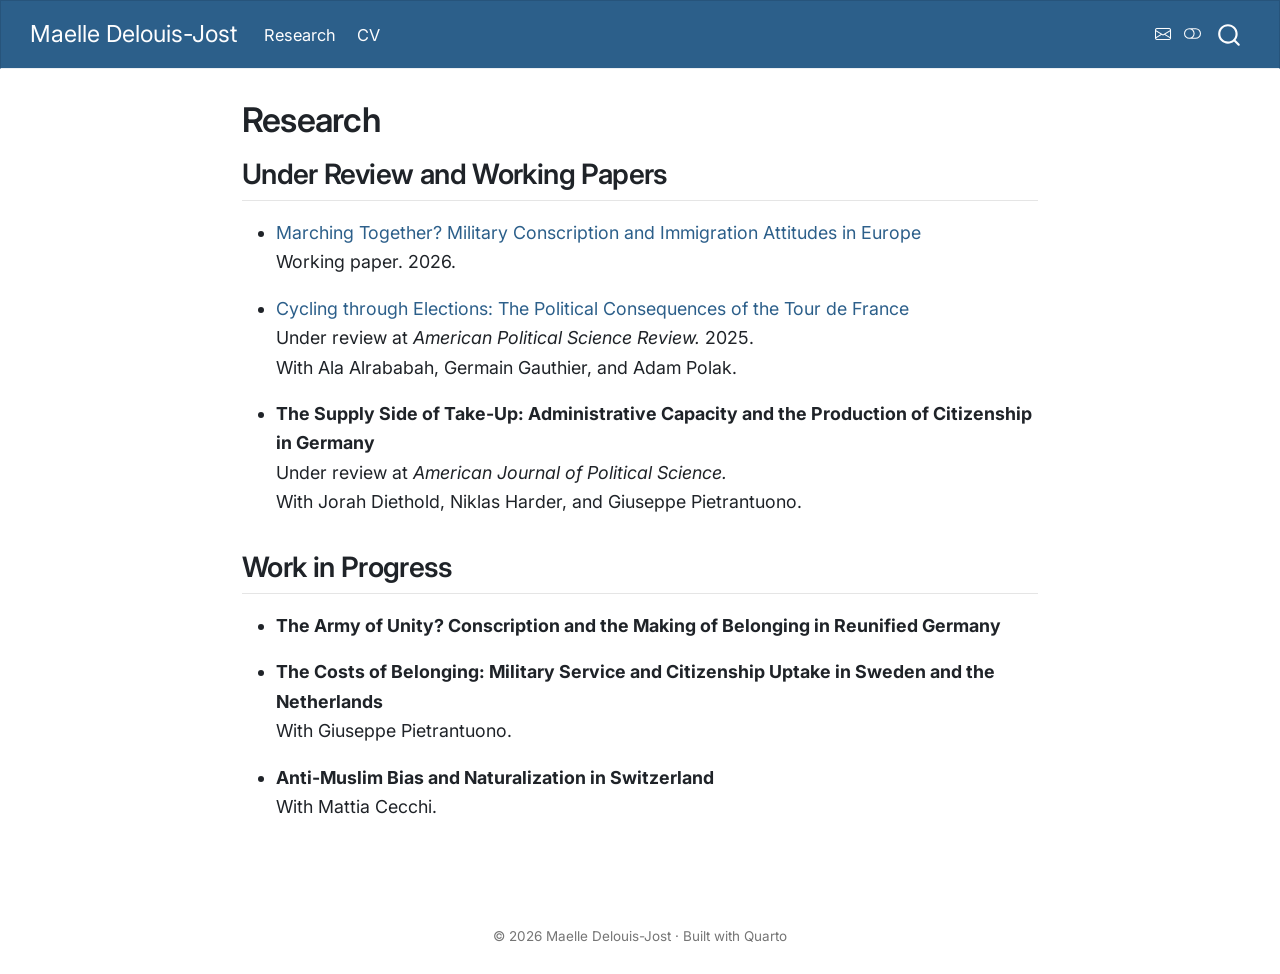
<file: research.html>
<!DOCTYPE html>
<html xmlns="http://www.w3.org/1999/xhtml" lang="en" xml:lang="en"><head>

<meta charset="utf-8">
<meta name="generator" content="quarto-1.7.29">

<meta name="viewport" content="width=device-width, initial-scale=1.0, user-scalable=yes">


<title>Research – Maelle Delouis-Jost</title>
<style>
code{white-space: pre-wrap;}
span.smallcaps{font-variant: small-caps;}
div.columns{display: flex; gap: min(4vw, 1.5em);}
div.column{flex: auto; overflow-x: auto;}
div.hanging-indent{margin-left: 1.5em; text-indent: -1.5em;}
ul.task-list{list-style: none;}
ul.task-list li input[type="checkbox"] {
  width: 0.8em;
  margin: 0 0.8em 0.2em -1em; /* quarto-specific, see https://github.com/quarto-dev/quarto-cli/issues/4556 */ 
  vertical-align: middle;
}
</style>


<script src="site_libs/quarto-nav/quarto-nav.js"></script>
<script src="site_libs/quarto-nav/headroom.min.js"></script>
<script src="site_libs/clipboard/clipboard.min.js"></script>
<script src="site_libs/quarto-search/autocomplete.umd.js"></script>
<script src="site_libs/quarto-search/fuse.min.js"></script>
<script src="site_libs/quarto-search/quarto-search.js"></script>
<meta name="quarto:offset" content="./">
<script src="site_libs/quarto-html/quarto.js" type="module"></script>
<script src="site_libs/quarto-html/tabsets/tabsets.js" type="module"></script>
<script src="site_libs/quarto-html/popper.min.js"></script>
<script src="site_libs/quarto-html/tippy.umd.min.js"></script>
<script src="site_libs/quarto-html/anchor.min.js"></script>
<link href="site_libs/quarto-html/tippy.css" rel="stylesheet">
<link href="site_libs/quarto-html/quarto-syntax-highlighting-0815c480559380816a4d1ea211a47e91.css" rel="stylesheet" class="quarto-color-scheme" id="quarto-text-highlighting-styles">
<link href="site_libs/quarto-html/quarto-syntax-highlighting-dark-748b535e376f14d4692bf2b2e5fd6380.css" rel="stylesheet" class="quarto-color-scheme quarto-color-alternate" id="quarto-text-highlighting-styles">
<link href="site_libs/quarto-html/quarto-syntax-highlighting-0815c480559380816a4d1ea211a47e91.css" rel="stylesheet" class="quarto-color-scheme-extra" id="quarto-text-highlighting-styles">
<script src="site_libs/bootstrap/bootstrap.min.js"></script>
<link href="site_libs/bootstrap/bootstrap-icons.css" rel="stylesheet">
<link href="site_libs/bootstrap/bootstrap-782523a22a8207698f64928c56e462f1.min.css" rel="stylesheet" append-hash="true" class="quarto-color-scheme" id="quarto-bootstrap" data-mode="light">
<link href="site_libs/bootstrap/bootstrap-dark-2263ae8eb3a713a1e764fd620c9af79e.min.css" rel="stylesheet" append-hash="true" class="quarto-color-scheme quarto-color-alternate" id="quarto-bootstrap" data-mode="dark">
<link href="site_libs/bootstrap/bootstrap-782523a22a8207698f64928c56e462f1.min.css" rel="stylesheet" append-hash="true" class="quarto-color-scheme-extra" id="quarto-bootstrap" data-mode="light">
<script id="quarto-search-options" type="application/json">{
  "location": "navbar",
  "copy-button": false,
  "collapse-after": 3,
  "panel-placement": "end",
  "type": "overlay",
  "limit": 50,
  "keyboard-shortcut": [
    "f",
    "/",
    "s"
  ],
  "show-item-context": false,
  "language": {
    "search-no-results-text": "No results",
    "search-matching-documents-text": "matching documents",
    "search-copy-link-title": "Copy link to search",
    "search-hide-matches-text": "Hide additional matches",
    "search-more-match-text": "more match in this document",
    "search-more-matches-text": "more matches in this document",
    "search-clear-button-title": "Clear",
    "search-text-placeholder": "",
    "search-detached-cancel-button-title": "Cancel",
    "search-submit-button-title": "Submit",
    "search-label": "Search"
  }
}</script>
<meta name="google-site-verification" content="mUAY8N0jeoHimkcrHNDBmdywEVsNbQQbl17n-jZx2ZY">


<meta property="og:title" content="Research – Maelle Delouis-Jost">
<meta property="og:site_name" content="Maelle Delouis-Jost">
<meta name="twitter:title" content="Research – Maelle Delouis-Jost">
<meta name="twitter:card" content="summary">
</head>

<body class="nav-fixed fullcontent quarto-light"><script id="quarto-html-before-body" type="application/javascript">
    const toggleBodyColorMode = (bsSheetEl) => {
      const mode = bsSheetEl.getAttribute("data-mode");
      const bodyEl = window.document.querySelector("body");
      if (mode === "dark") {
        bodyEl.classList.add("quarto-dark");
        bodyEl.classList.remove("quarto-light");
      } else {
        bodyEl.classList.add("quarto-light");
        bodyEl.classList.remove("quarto-dark");
      }
    }
    const toggleBodyColorPrimary = () => {
      const bsSheetEl = window.document.querySelector("link#quarto-bootstrap:not([rel=disabled-stylesheet])");
      if (bsSheetEl) {
        toggleBodyColorMode(bsSheetEl);
      }
    }
    const setColorSchemeToggle = (alternate) => {
      const toggles = window.document.querySelectorAll('.quarto-color-scheme-toggle');
      for (let i=0; i < toggles.length; i++) {
        const toggle = toggles[i];
        if (toggle) {
          if (alternate) {
            toggle.classList.add("alternate");
          } else {
            toggle.classList.remove("alternate");
          }
        }
      }
    };
    const toggleColorMode = (alternate) => {
      // Switch the stylesheets
      const primaryStylesheets = window.document.querySelectorAll('link.quarto-color-scheme:not(.quarto-color-alternate)');
      const alternateStylesheets = window.document.querySelectorAll('link.quarto-color-scheme.quarto-color-alternate');
      manageTransitions('#quarto-margin-sidebar .nav-link', false);
      if (alternate) {
        // note: dark is layered on light, we don't disable primary!
        enableStylesheet(alternateStylesheets);
        for (const sheetNode of alternateStylesheets) {
          if (sheetNode.id === "quarto-bootstrap") {
            toggleBodyColorMode(sheetNode);
          }
        }
      } else {
        disableStylesheet(alternateStylesheets);
        enableStylesheet(primaryStylesheets)
        toggleBodyColorPrimary();
      }
      manageTransitions('#quarto-margin-sidebar .nav-link', true);
      // Switch the toggles
      setColorSchemeToggle(alternate)
      // Hack to workaround the fact that safari doesn't
      // properly recolor the scrollbar when toggling (#1455)
      if (navigator.userAgent.indexOf('Safari') > 0 && navigator.userAgent.indexOf('Chrome') == -1) {
        manageTransitions("body", false);
        window.scrollTo(0, 1);
        setTimeout(() => {
          window.scrollTo(0, 0);
          manageTransitions("body", true);
        }, 40);
      }
    }
    const disableStylesheet = (stylesheets) => {
      for (let i=0; i < stylesheets.length; i++) {
        const stylesheet = stylesheets[i];
        stylesheet.rel = 'disabled-stylesheet';
      }
    }
    const enableStylesheet = (stylesheets) => {
      for (let i=0; i < stylesheets.length; i++) {
        const stylesheet = stylesheets[i];
        if(stylesheet.rel !== 'stylesheet') { // for Chrome, which will still FOUC without this check
          stylesheet.rel = 'stylesheet';
        }
      }
    }
    const manageTransitions = (selector, allowTransitions) => {
      const els = window.document.querySelectorAll(selector);
      for (let i=0; i < els.length; i++) {
        const el = els[i];
        if (allowTransitions) {
          el.classList.remove('notransition');
        } else {
          el.classList.add('notransition');
        }
      }
    }
    const isFileUrl = () => {
      return window.location.protocol === 'file:';
    }
    const hasAlternateSentinel = () => {
      let styleSentinel = getColorSchemeSentinel();
      if (styleSentinel !== null) {
        return styleSentinel === "alternate";
      } else {
        return false;
      }
    }
    const setStyleSentinel = (alternate) => {
      const value = alternate ? "alternate" : "default";
      if (!isFileUrl()) {
        window.localStorage.setItem("quarto-color-scheme", value);
      } else {
        localAlternateSentinel = value;
      }
    }
    const getColorSchemeSentinel = () => {
      if (!isFileUrl()) {
        const storageValue = window.localStorage.getItem("quarto-color-scheme");
        return storageValue != null ? storageValue : localAlternateSentinel;
      } else {
        return localAlternateSentinel;
      }
    }
    const toggleGiscusIfUsed = (isAlternate, darkModeDefault) => {
      const baseTheme = document.querySelector('#giscus-base-theme')?.value ?? 'light';
      const alternateTheme = document.querySelector('#giscus-alt-theme')?.value ?? 'dark';
      let newTheme = '';
      if(authorPrefersDark) {
        newTheme = isAlternate ? baseTheme : alternateTheme;
      } else {
        newTheme = isAlternate ? alternateTheme : baseTheme;
      }
      const changeGiscusTheme = () => {
        // From: https://github.com/giscus/giscus/issues/336
        const sendMessage = (message) => {
          const iframe = document.querySelector('iframe.giscus-frame');
          if (!iframe) return;
          iframe.contentWindow.postMessage({ giscus: message }, 'https://giscus.app');
        }
        sendMessage({
          setConfig: {
            theme: newTheme
          }
        });
      }
      const isGiscussLoaded = window.document.querySelector('iframe.giscus-frame') !== null;
      if (isGiscussLoaded) {
        changeGiscusTheme();
      }
    };
    const authorPrefersDark = false;
    const darkModeDefault = authorPrefersDark;
      document.querySelector('link#quarto-text-highlighting-styles.quarto-color-scheme-extra').rel = 'disabled-stylesheet';
      document.querySelector('link#quarto-bootstrap.quarto-color-scheme-extra').rel = 'disabled-stylesheet';
    let localAlternateSentinel = darkModeDefault ? 'alternate' : 'default';
    // Dark / light mode switch
    window.quartoToggleColorScheme = () => {
      // Read the current dark / light value
      let toAlternate = !hasAlternateSentinel();
      toggleColorMode(toAlternate);
      setStyleSentinel(toAlternate);
      toggleGiscusIfUsed(toAlternate, darkModeDefault);
    };
    // Switch to dark mode if need be
    if (hasAlternateSentinel()) {
      toggleColorMode(true);
    } else {
      toggleColorMode(false);
    }
  </script>

<div id="quarto-search-results"></div>
  <header id="quarto-header" class="headroom fixed-top">
    <nav class="navbar navbar-expand-lg " data-bs-theme="dark">
      <div class="navbar-container container-fluid">
      <div class="navbar-brand-container mx-auto">
    <a class="navbar-brand" href="./index.html">
    <span class="navbar-title">Maelle Delouis-Jost</span>
    </a>
  </div>
            <div id="quarto-search" class="" title="Search"></div>
          <button class="navbar-toggler" type="button" data-bs-toggle="collapse" data-bs-target="#navbarCollapse" aria-controls="navbarCollapse" role="menu" aria-expanded="false" aria-label="Toggle navigation" onclick="if (window.quartoToggleHeadroom) { window.quartoToggleHeadroom(); }">
  <span class="navbar-toggler-icon"></span>
</button>
          <div class="collapse navbar-collapse" id="navbarCollapse">
            <ul class="navbar-nav navbar-nav-scroll me-auto">
  <li class="nav-item">
    <a class="nav-link active" href="./research.html" aria-current="page"> 
<span class="menu-text">Research</span></a>
  </li>  
  <li class="nav-item">
    <a class="nav-link" href="./cv.html"> 
<span class="menu-text">CV</span></a>
  </li>  
</ul>
          </div> <!-- /navcollapse -->
            <div class="quarto-navbar-tools">
    <a href="mailto:delouis-jost@soziologie.uzh.ch" title="Email" class="quarto-navigation-tool px-1" aria-label="Email"><i class="bi bi-envelope"></i></a>
  <a href="" class="quarto-color-scheme-toggle quarto-navigation-tool  px-1" onclick="window.quartoToggleColorScheme(); return false;" title="Toggle dark mode"><i class="bi"></i></a>
</div>
      </div> <!-- /container-fluid -->
    </nav>
</header>
<!-- content -->
<div id="quarto-content" class="quarto-container page-columns page-rows-contents page-layout-article page-navbar">
<!-- sidebar -->
<!-- margin-sidebar -->
    
<!-- main -->
<main class="content" id="quarto-document-content">


<header id="title-block-header" class="quarto-title-block default">
<div class="quarto-title">
<h1 class="title">Research</h1>
</div>



<div class="quarto-title-meta">

    
  
    
  </div>
  


</header>


<!-- Template for when work is published — same style as the entries below: -->
<!-- ## Publications -->
<!-- -   **[Title of the article](https://doi.org/...)**\ -->
<!--     *Journal Name.* 2027.\ -->
<!--     With Coauthor One and Coauthor Two. -->
<section id="under-review-and-working-papers" class="level2">
<h2 class="anchored" data-anchor-id="under-review-and-working-papers">Under Review and Working Papers</h2>
<ul>
<li><p><strong><a href="https://doi.org/10.21203/rs.3.rs-9242475/v1">Marching Together? Military Conscription and Immigration Attitudes in Europe</a></strong><br>
Working paper. 2026.</p></li>
<li><p><strong><a href="https://doi.org/10.31235/osf.io/fj4vh_v1">Cycling through Elections: The Political Consequences of the Tour de France</a></strong><br>
Under review at <em>American Political Science Review.</em> 2025.<br>
With Ala Alrababah, Germain Gauthier, and Adam Polak.</p></li>
<li><p><strong>The Supply Side of Take-Up: Administrative Capacity and the Production of Citizenship in Germany</strong><br>
Under review at <em>American Journal of Political Science.</em><br>
With Jorah Diethold, Niklas Harder, and Giuseppe Pietrantuono.</p></li>
</ul>
</section>
<section id="work-in-progress" class="level2">
<h2 class="anchored" data-anchor-id="work-in-progress">Work in Progress</h2>
<ul>
<li><p><strong>The Army of Unity? Conscription and the Making of Belonging in Reunified Germany</strong></p></li>
<li><p><strong>The Costs of Belonging: Military Service and Citizenship Uptake in Sweden and the Netherlands</strong><br>
With Giuseppe Pietrantuono.</p></li>
<li><p><strong>Anti-Muslim Bias and Naturalization in Switzerland</strong><br>
With Mattia Cecchi.</p></li>
</ul>


</section>

</main> <!-- /main -->
<script id="quarto-html-after-body" type="application/javascript">
  window.document.addEventListener("DOMContentLoaded", function (event) {
    // Ensure there is a toggle, if there isn't float one in the top right
    if (window.document.querySelector('.quarto-color-scheme-toggle') === null) {
      const a = window.document.createElement('a');
      a.classList.add('top-right');
      a.classList.add('quarto-color-scheme-toggle');
      a.href = "";
      a.onclick = function() { try { window.quartoToggleColorScheme(); } catch {} return false; };
      const i = window.document.createElement("i");
      i.classList.add('bi');
      a.appendChild(i);
      window.document.body.appendChild(a);
    }
    setColorSchemeToggle(hasAlternateSentinel())
    const icon = "";
    const anchorJS = new window.AnchorJS();
    anchorJS.options = {
      placement: 'right',
      icon: icon
    };
    anchorJS.add('.anchored');
    const isCodeAnnotation = (el) => {
      for (const clz of el.classList) {
        if (clz.startsWith('code-annotation-')) {                     
          return true;
        }
      }
      return false;
    }
    const onCopySuccess = function(e) {
      // button target
      const button = e.trigger;
      // don't keep focus
      button.blur();
      // flash "checked"
      button.classList.add('code-copy-button-checked');
      var currentTitle = button.getAttribute("title");
      button.setAttribute("title", "Copied!");
      let tooltip;
      if (window.bootstrap) {
        button.setAttribute("data-bs-toggle", "tooltip");
        button.setAttribute("data-bs-placement", "left");
        button.setAttribute("data-bs-title", "Copied!");
        tooltip = new bootstrap.Tooltip(button, 
          { trigger: "manual", 
            customClass: "code-copy-button-tooltip",
            offset: [0, -8]});
        tooltip.show();    
      }
      setTimeout(function() {
        if (tooltip) {
          tooltip.hide();
          button.removeAttribute("data-bs-title");
          button.removeAttribute("data-bs-toggle");
          button.removeAttribute("data-bs-placement");
        }
        button.setAttribute("title", currentTitle);
        button.classList.remove('code-copy-button-checked');
      }, 1000);
      // clear code selection
      e.clearSelection();
    }
    const getTextToCopy = function(trigger) {
        const codeEl = trigger.previousElementSibling.cloneNode(true);
        for (const childEl of codeEl.children) {
          if (isCodeAnnotation(childEl)) {
            childEl.remove();
          }
        }
        return codeEl.innerText;
    }
    const clipboard = new window.ClipboardJS('.code-copy-button:not([data-in-quarto-modal])', {
      text: getTextToCopy
    });
    clipboard.on('success', onCopySuccess);
    if (window.document.getElementById('quarto-embedded-source-code-modal')) {
      const clipboardModal = new window.ClipboardJS('.code-copy-button[data-in-quarto-modal]', {
        text: getTextToCopy,
        container: window.document.getElementById('quarto-embedded-source-code-modal')
      });
      clipboardModal.on('success', onCopySuccess);
    }
      var localhostRegex = new RegExp(/^(?:http|https):\/\/localhost\:?[0-9]*\//);
      var mailtoRegex = new RegExp(/^mailto:/);
        var filterRegex = new RegExp("https:\/\/mdelouis\.github\.io");
      var isInternal = (href) => {
          return filterRegex.test(href) || localhostRegex.test(href) || mailtoRegex.test(href);
      }
      // Inspect non-navigation links and adorn them if external
     var links = window.document.querySelectorAll('a[href]:not(.nav-link):not(.navbar-brand):not(.toc-action):not(.sidebar-link):not(.sidebar-item-toggle):not(.pagination-link):not(.no-external):not([aria-hidden]):not(.dropdown-item):not(.quarto-navigation-tool):not(.about-link)');
      for (var i=0; i<links.length; i++) {
        const link = links[i];
        if (!isInternal(link.href)) {
          // undo the damage that might have been done by quarto-nav.js in the case of
          // links that we want to consider external
          if (link.dataset.originalHref !== undefined) {
            link.href = link.dataset.originalHref;
          }
        }
      }
    function tippyHover(el, contentFn, onTriggerFn, onUntriggerFn) {
      const config = {
        allowHTML: true,
        maxWidth: 500,
        delay: 100,
        arrow: false,
        appendTo: function(el) {
            return el.parentElement;
        },
        interactive: true,
        interactiveBorder: 10,
        theme: 'quarto',
        placement: 'bottom-start',
      };
      if (contentFn) {
        config.content = contentFn;
      }
      if (onTriggerFn) {
        config.onTrigger = onTriggerFn;
      }
      if (onUntriggerFn) {
        config.onUntrigger = onUntriggerFn;
      }
      window.tippy(el, config); 
    }
    const noterefs = window.document.querySelectorAll('a[role="doc-noteref"]');
    for (var i=0; i<noterefs.length; i++) {
      const ref = noterefs[i];
      tippyHover(ref, function() {
        // use id or data attribute instead here
        let href = ref.getAttribute('data-footnote-href') || ref.getAttribute('href');
        try { href = new URL(href).hash; } catch {}
        const id = href.replace(/^#\/?/, "");
        const note = window.document.getElementById(id);
        if (note) {
          return note.innerHTML;
        } else {
          return "";
        }
      });
    }
    const xrefs = window.document.querySelectorAll('a.quarto-xref');
    const processXRef = (id, note) => {
      // Strip column container classes
      const stripColumnClz = (el) => {
        el.classList.remove("page-full", "page-columns");
        if (el.children) {
          for (const child of el.children) {
            stripColumnClz(child);
          }
        }
      }
      stripColumnClz(note)
      if (id === null || id.startsWith('sec-')) {
        // Special case sections, only their first couple elements
        const container = document.createElement("div");
        if (note.children && note.children.length > 2) {
          container.appendChild(note.children[0].cloneNode(true));
          for (let i = 1; i < note.children.length; i++) {
            const child = note.children[i];
            if (child.tagName === "P" && child.innerText === "") {
              continue;
            } else {
              container.appendChild(child.cloneNode(true));
              break;
            }
          }
          if (window.Quarto?.typesetMath) {
            window.Quarto.typesetMath(container);
          }
          return container.innerHTML
        } else {
          if (window.Quarto?.typesetMath) {
            window.Quarto.typesetMath(note);
          }
          return note.innerHTML;
        }
      } else {
        // Remove any anchor links if they are present
        const anchorLink = note.querySelector('a.anchorjs-link');
        if (anchorLink) {
          anchorLink.remove();
        }
        if (window.Quarto?.typesetMath) {
          window.Quarto.typesetMath(note);
        }
        if (note.classList.contains("callout")) {
          return note.outerHTML;
        } else {
          return note.innerHTML;
        }
      }
    }
    for (var i=0; i<xrefs.length; i++) {
      const xref = xrefs[i];
      tippyHover(xref, undefined, function(instance) {
        instance.disable();
        let url = xref.getAttribute('href');
        let hash = undefined; 
        if (url.startsWith('#')) {
          hash = url;
        } else {
          try { hash = new URL(url).hash; } catch {}
        }
        if (hash) {
          const id = hash.replace(/^#\/?/, "");
          const note = window.document.getElementById(id);
          if (note !== null) {
            try {
              const html = processXRef(id, note.cloneNode(true));
              instance.setContent(html);
            } finally {
              instance.enable();
              instance.show();
            }
          } else {
            // See if we can fetch this
            fetch(url.split('#')[0])
            .then(res => res.text())
            .then(html => {
              const parser = new DOMParser();
              const htmlDoc = parser.parseFromString(html, "text/html");
              const note = htmlDoc.getElementById(id);
              if (note !== null) {
                const html = processXRef(id, note);
                instance.setContent(html);
              } 
            }).finally(() => {
              instance.enable();
              instance.show();
            });
          }
        } else {
          // See if we can fetch a full url (with no hash to target)
          // This is a special case and we should probably do some content thinning / targeting
          fetch(url)
          .then(res => res.text())
          .then(html => {
            const parser = new DOMParser();
            const htmlDoc = parser.parseFromString(html, "text/html");
            const note = htmlDoc.querySelector('main.content');
            if (note !== null) {
              // This should only happen for chapter cross references
              // (since there is no id in the URL)
              // remove the first header
              if (note.children.length > 0 && note.children[0].tagName === "HEADER") {
                note.children[0].remove();
              }
              const html = processXRef(null, note);
              instance.setContent(html);
            } 
          }).finally(() => {
            instance.enable();
            instance.show();
          });
        }
      }, function(instance) {
      });
    }
        let selectedAnnoteEl;
        const selectorForAnnotation = ( cell, annotation) => {
          let cellAttr = 'data-code-cell="' + cell + '"';
          let lineAttr = 'data-code-annotation="' +  annotation + '"';
          const selector = 'span[' + cellAttr + '][' + lineAttr + ']';
          return selector;
        }
        const selectCodeLines = (annoteEl) => {
          const doc = window.document;
          const targetCell = annoteEl.getAttribute("data-target-cell");
          const targetAnnotation = annoteEl.getAttribute("data-target-annotation");
          const annoteSpan = window.document.querySelector(selectorForAnnotation(targetCell, targetAnnotation));
          const lines = annoteSpan.getAttribute("data-code-lines").split(",");
          const lineIds = lines.map((line) => {
            return targetCell + "-" + line;
          })
          let top = null;
          let height = null;
          let parent = null;
          if (lineIds.length > 0) {
              //compute the position of the single el (top and bottom and make a div)
              const el = window.document.getElementById(lineIds[0]);
              top = el.offsetTop;
              height = el.offsetHeight;
              parent = el.parentElement.parentElement;
            if (lineIds.length > 1) {
              const lastEl = window.document.getElementById(lineIds[lineIds.length - 1]);
              const bottom = lastEl.offsetTop + lastEl.offsetHeight;
              height = bottom - top;
            }
            if (top !== null && height !== null && parent !== null) {
              // cook up a div (if necessary) and position it 
              let div = window.document.getElementById("code-annotation-line-highlight");
              if (div === null) {
                div = window.document.createElement("div");
                div.setAttribute("id", "code-annotation-line-highlight");
                div.style.position = 'absolute';
                parent.appendChild(div);
              }
              div.style.top = top - 2 + "px";
              div.style.height = height + 4 + "px";
              div.style.left = 0;
              let gutterDiv = window.document.getElementById("code-annotation-line-highlight-gutter");
              if (gutterDiv === null) {
                gutterDiv = window.document.createElement("div");
                gutterDiv.setAttribute("id", "code-annotation-line-highlight-gutter");
                gutterDiv.style.position = 'absolute';
                const codeCell = window.document.getElementById(targetCell);
                const gutter = codeCell.querySelector('.code-annotation-gutter');
                gutter.appendChild(gutterDiv);
              }
              gutterDiv.style.top = top - 2 + "px";
              gutterDiv.style.height = height + 4 + "px";
            }
            selectedAnnoteEl = annoteEl;
          }
        };
        const unselectCodeLines = () => {
          const elementsIds = ["code-annotation-line-highlight", "code-annotation-line-highlight-gutter"];
          elementsIds.forEach((elId) => {
            const div = window.document.getElementById(elId);
            if (div) {
              div.remove();
            }
          });
          selectedAnnoteEl = undefined;
        };
          // Handle positioning of the toggle
      window.addEventListener(
        "resize",
        throttle(() => {
          elRect = undefined;
          if (selectedAnnoteEl) {
            selectCodeLines(selectedAnnoteEl);
          }
        }, 10)
      );
      function throttle(fn, ms) {
      let throttle = false;
      let timer;
        return (...args) => {
          if(!throttle) { // first call gets through
              fn.apply(this, args);
              throttle = true;
          } else { // all the others get throttled
              if(timer) clearTimeout(timer); // cancel #2
              timer = setTimeout(() => {
                fn.apply(this, args);
                timer = throttle = false;
              }, ms);
          }
        };
      }
        // Attach click handler to the DT
        const annoteDls = window.document.querySelectorAll('dt[data-target-cell]');
        for (const annoteDlNode of annoteDls) {
          annoteDlNode.addEventListener('click', (event) => {
            const clickedEl = event.target;
            if (clickedEl !== selectedAnnoteEl) {
              unselectCodeLines();
              const activeEl = window.document.querySelector('dt[data-target-cell].code-annotation-active');
              if (activeEl) {
                activeEl.classList.remove('code-annotation-active');
              }
              selectCodeLines(clickedEl);
              clickedEl.classList.add('code-annotation-active');
            } else {
              // Unselect the line
              unselectCodeLines();
              clickedEl.classList.remove('code-annotation-active');
            }
          });
        }
    const findCites = (el) => {
      const parentEl = el.parentElement;
      if (parentEl) {
        const cites = parentEl.dataset.cites;
        if (cites) {
          return {
            el,
            cites: cites.split(' ')
          };
        } else {
          return findCites(el.parentElement)
        }
      } else {
        return undefined;
      }
    };
    var bibliorefs = window.document.querySelectorAll('a[role="doc-biblioref"]');
    for (var i=0; i<bibliorefs.length; i++) {
      const ref = bibliorefs[i];
      const citeInfo = findCites(ref);
      if (citeInfo) {
        tippyHover(citeInfo.el, function() {
          var popup = window.document.createElement('div');
          citeInfo.cites.forEach(function(cite) {
            var citeDiv = window.document.createElement('div');
            citeDiv.classList.add('hanging-indent');
            citeDiv.classList.add('csl-entry');
            var biblioDiv = window.document.getElementById('ref-' + cite);
            if (biblioDiv) {
              citeDiv.innerHTML = biblioDiv.innerHTML;
            }
            popup.appendChild(citeDiv);
          });
          return popup.innerHTML;
        });
      }
    }
  });
  </script>
</div> <!-- /content -->
<footer class="footer">
  <div class="nav-footer">
    <div class="nav-footer-left">
      &nbsp;
    </div>   
    <div class="nav-footer-center">
<p>© 2026 Maelle Delouis-Jost · Built with <a href="https://quarto.org">Quarto</a></p>
</div>
    <div class="nav-footer-right">
      &nbsp;
    </div>
  </div>
</footer>




</body></html>
</file>
<file: site_libs/quarto-html/tippy.css>
.tippy-box[data-animation=fade][data-state=hidden]{opacity:0}[data-tippy-root]{max-width:calc(100vw - 10px)}.tippy-box{position:relative;background-color:#333;color:#fff;border-radius:4px;font-size:14px;line-height:1.4;white-space:normal;outline:0;transition-property:transform,visibility,opacity}.tippy-box[data-placement^=top]>.tippy-arrow{bottom:0}.tippy-box[data-placement^=top]>.tippy-arrow:before{bottom:-7px;left:0;border-width:8px 8px 0;border-top-color:initial;transform-origin:center top}.tippy-box[data-placement^=bottom]>.tippy-arrow{top:0}.tippy-box[data-placement^=bottom]>.tippy-arrow:before{top:-7px;left:0;border-width:0 8px 8px;border-bottom-color:initial;transform-origin:center bottom}.tippy-box[data-placement^=left]>.tippy-arrow{right:0}.tippy-box[data-placement^=left]>.tippy-arrow:before{border-width:8px 0 8px 8px;border-left-color:initial;right:-7px;transform-origin:center left}.tippy-box[data-placement^=right]>.tippy-arrow{left:0}.tippy-box[data-placement^=right]>.tippy-arrow:before{left:-7px;border-width:8px 8px 8px 0;border-right-color:initial;transform-origin:center right}.tippy-box[data-inertia][data-state=visible]{transition-timing-function:cubic-bezier(.54,1.5,.38,1.11)}.tippy-arrow{width:16px;height:16px;color:#333}.tippy-arrow:before{content:"";position:absolute;border-color:transparent;border-style:solid}.tippy-content{position:relative;padding:5px 9px;z-index:1}
</file>
<file: site_libs/quarto-html/quarto-syntax-highlighting-0815c480559380816a4d1ea211a47e91.css>
/* quarto syntax highlight colors */
:root {
  --quarto-hl-ot-color: #003B4F;
  --quarto-hl-at-color: #657422;
  --quarto-hl-ss-color: #20794D;
  --quarto-hl-an-color: #5E5E5E;
  --quarto-hl-fu-color: #4758AB;
  --quarto-hl-st-color: #20794D;
  --quarto-hl-cf-color: #003B4F;
  --quarto-hl-op-color: #5E5E5E;
  --quarto-hl-er-color: #AD0000;
  --quarto-hl-bn-color: #AD0000;
  --quarto-hl-al-color: #AD0000;
  --quarto-hl-va-color: #111111;
  --quarto-hl-bu-color: inherit;
  --quarto-hl-ex-color: inherit;
  --quarto-hl-pp-color: #AD0000;
  --quarto-hl-in-color: #5E5E5E;
  --quarto-hl-vs-color: #20794D;
  --quarto-hl-wa-color: #5E5E5E;
  --quarto-hl-do-color: #5E5E5E;
  --quarto-hl-im-color: #00769E;
  --quarto-hl-ch-color: #20794D;
  --quarto-hl-dt-color: #AD0000;
  --quarto-hl-fl-color: #AD0000;
  --quarto-hl-co-color: #5E5E5E;
  --quarto-hl-cv-color: #5E5E5E;
  --quarto-hl-cn-color: #8f5902;
  --quarto-hl-sc-color: #5E5E5E;
  --quarto-hl-dv-color: #AD0000;
  --quarto-hl-kw-color: #003B4F;
}

/* other quarto variables */
:root {
  --quarto-font-monospace: SFMono-Regular, Menlo, Monaco, Consolas, "Liberation Mono", "Courier New", monospace;
}

/* syntax highlight based on Pandoc's rules */
pre > code.sourceCode > span {
  color: #003B4F;
}

code.sourceCode > span {
  color: #003B4F;
}

div.sourceCode,
div.sourceCode pre.sourceCode {
  color: #003B4F;
}

/* Normal */
code span {
  color: #003B4F;
}

/* Alert */
code span.al {
  color: #AD0000;
  font-style: inherit;
}

/* Annotation */
code span.an {
  color: #5E5E5E;
  font-style: inherit;
}

/* Attribute */
code span.at {
  color: #657422;
  font-style: inherit;
}

/* BaseN */
code span.bn {
  color: #AD0000;
  font-style: inherit;
}

/* BuiltIn */
code span.bu {
  font-style: inherit;
}

/* ControlFlow */
code span.cf {
  color: #003B4F;
  font-weight: bold;
  font-style: inherit;
}

/* Char */
code span.ch {
  color: #20794D;
  font-style: inherit;
}

/* Constant */
code span.cn {
  color: #8f5902;
  font-style: inherit;
}

/* Comment */
code span.co {
  color: #5E5E5E;
  font-style: inherit;
}

/* CommentVar */
code span.cv {
  color: #5E5E5E;
  font-style: italic;
}

/* Documentation */
code span.do {
  color: #5E5E5E;
  font-style: italic;
}

/* DataType */
code span.dt {
  color: #AD0000;
  font-style: inherit;
}

/* DecVal */
code span.dv {
  color: #AD0000;
  font-style: inherit;
}

/* Error */
code span.er {
  color: #AD0000;
  font-style: inherit;
}

/* Extension */
code span.ex {
  font-style: inherit;
}

/* Float */
code span.fl {
  color: #AD0000;
  font-style: inherit;
}

/* Function */
code span.fu {
  color: #4758AB;
  font-style: inherit;
}

/* Import */
code span.im {
  color: #00769E;
  font-style: inherit;
}

/* Information */
code span.in {
  color: #5E5E5E;
  font-style: inherit;
}

/* Keyword */
code span.kw {
  color: #003B4F;
  font-weight: bold;
  font-style: inherit;
}

/* Operator */
code span.op {
  color: #5E5E5E;
  font-style: inherit;
}

/* Other */
code span.ot {
  color: #003B4F;
  font-style: inherit;
}

/* Preprocessor */
code span.pp {
  color: #AD0000;
  font-style: inherit;
}

/* SpecialChar */
code span.sc {
  color: #5E5E5E;
  font-style: inherit;
}

/* SpecialString */
code span.ss {
  color: #20794D;
  font-style: inherit;
}

/* String */
code span.st {
  color: #20794D;
  font-style: inherit;
}

/* Variable */
code span.va {
  color: #111111;
  font-style: inherit;
}

/* VerbatimString */
code span.vs {
  color: #20794D;
  font-style: inherit;
}

/* Warning */
code span.wa {
  color: #5E5E5E;
  font-style: italic;
}

.prevent-inlining {
  content: "</";
}

/*# sourceMappingURL=d398365ccb532ba00fe56d6aa1025863.css.map */
</file>
<file: site_libs/quarto-html/quarto-syntax-highlighting-dark-748b535e376f14d4692bf2b2e5fd6380.css>
/* quarto syntax highlight colors */
:root {
  --quarto-hl-al-color: #f07178;
  --quarto-hl-an-color: #d4d0ab;
  --quarto-hl-at-color: #00e0e0;
  --quarto-hl-bn-color: #d4d0ab;
  --quarto-hl-bu-color: #abe338;
  --quarto-hl-ch-color: #abe338;
  --quarto-hl-co-color: #f8f8f2;
  --quarto-hl-cv-color: #ffd700;
  --quarto-hl-cn-color: #ffd700;
  --quarto-hl-cf-color: #ffa07a;
  --quarto-hl-dt-color: #ffa07a;
  --quarto-hl-dv-color: #d4d0ab;
  --quarto-hl-do-color: #f8f8f2;
  --quarto-hl-er-color: #f07178;
  --quarto-hl-ex-color: #00e0e0;
  --quarto-hl-fl-color: #d4d0ab;
  --quarto-hl-fu-color: #ffa07a;
  --quarto-hl-im-color: #abe338;
  --quarto-hl-in-color: #d4d0ab;
  --quarto-hl-kw-color: #ffa07a;
  --quarto-hl-op-color: #ffa07a;
  --quarto-hl-ot-color: #00e0e0;
  --quarto-hl-pp-color: #dcc6e0;
  --quarto-hl-re-color: #00e0e0;
  --quarto-hl-sc-color: #abe338;
  --quarto-hl-ss-color: #abe338;
  --quarto-hl-st-color: #abe338;
  --quarto-hl-va-color: #00e0e0;
  --quarto-hl-vs-color: #abe338;
  --quarto-hl-wa-color: #dcc6e0;
}

/* other quarto variables */
:root {
  --quarto-font-monospace: SFMono-Regular, Menlo, Monaco, Consolas, "Liberation Mono", "Courier New", monospace;
}

/* syntax highlight based on Pandoc's rules */
pre > code.sourceCode > span {
  color: #f8f8f2;
}

code.sourceCode > span {
  color: #f8f8f2;
}

div.sourceCode,
div.sourceCode pre.sourceCode {
  color: #f8f8f2;
}

/* Normal */
code span {
  color: #f8f8f2;
}

/* Alert */
code span.al {
  color: #f07178;
}

/* Annotation */
code span.an {
  color: #d4d0ab;
}

/* Attribute */
code span.at {
  color: #00e0e0;
}

/* BaseN */
code span.bn {
  color: #d4d0ab;
}

/* BuiltIn */
code span.bu {
  color: #abe338;
}

/* ControlFlow */
code span.cf {
  font-weight: bold;
  color: #ffa07a;
}

/* Char */
code span.ch {
  color: #abe338;
}

/* Constant */
code span.cn {
  color: #ffd700;
}

/* Comment */
code span.co {
  font-style: italic;
  color: #f8f8f2;
}

/* CommentVar */
code span.cv {
  color: #ffd700;
}

/* Documentation */
code span.do {
  color: #f8f8f2;
}

/* DataType */
code span.dt {
  color: #ffa07a;
}

/* DecVal */
code span.dv {
  color: #d4d0ab;
}

/* Error */
code span.er {
  color: #f07178;
  text-decoration: underline;
}

/* Extension */
code span.ex {
  font-weight: bold;
  color: #00e0e0;
}

/* Float */
code span.fl {
  color: #d4d0ab;
}

/* Function */
code span.fu {
  color: #ffa07a;
}

/* Import */
code span.im {
  color: #abe338;
}

/* Information */
code span.in {
  color: #d4d0ab;
}

/* Keyword */
code span.kw {
  font-weight: bold;
  color: #ffa07a;
}

/* Operator */
code span.op {
  color: #ffa07a;
}

/* Other */
code span.ot {
  color: #00e0e0;
}

/* Preprocessor */
code span.pp {
  color: #dcc6e0;
}

/* RegionMarker */
code span.re {
  background-color: #f8f8f2;
  color: #00e0e0;
}

/* SpecialChar */
code span.sc {
  color: #abe338;
}

/* SpecialString */
code span.ss {
  color: #abe338;
}

/* String */
code span.st {
  color: #abe338;
}

/* Variable */
code span.va {
  color: #00e0e0;
}

/* VerbatimString */
code span.vs {
  color: #abe338;
}

/* Warning */
code span.wa {
  color: #dcc6e0;
}

.prevent-inlining {
  content: "</";
}

/*# sourceMappingURL=a169f92a7619bb7359e95dffce117b32.css.map */
</file>
